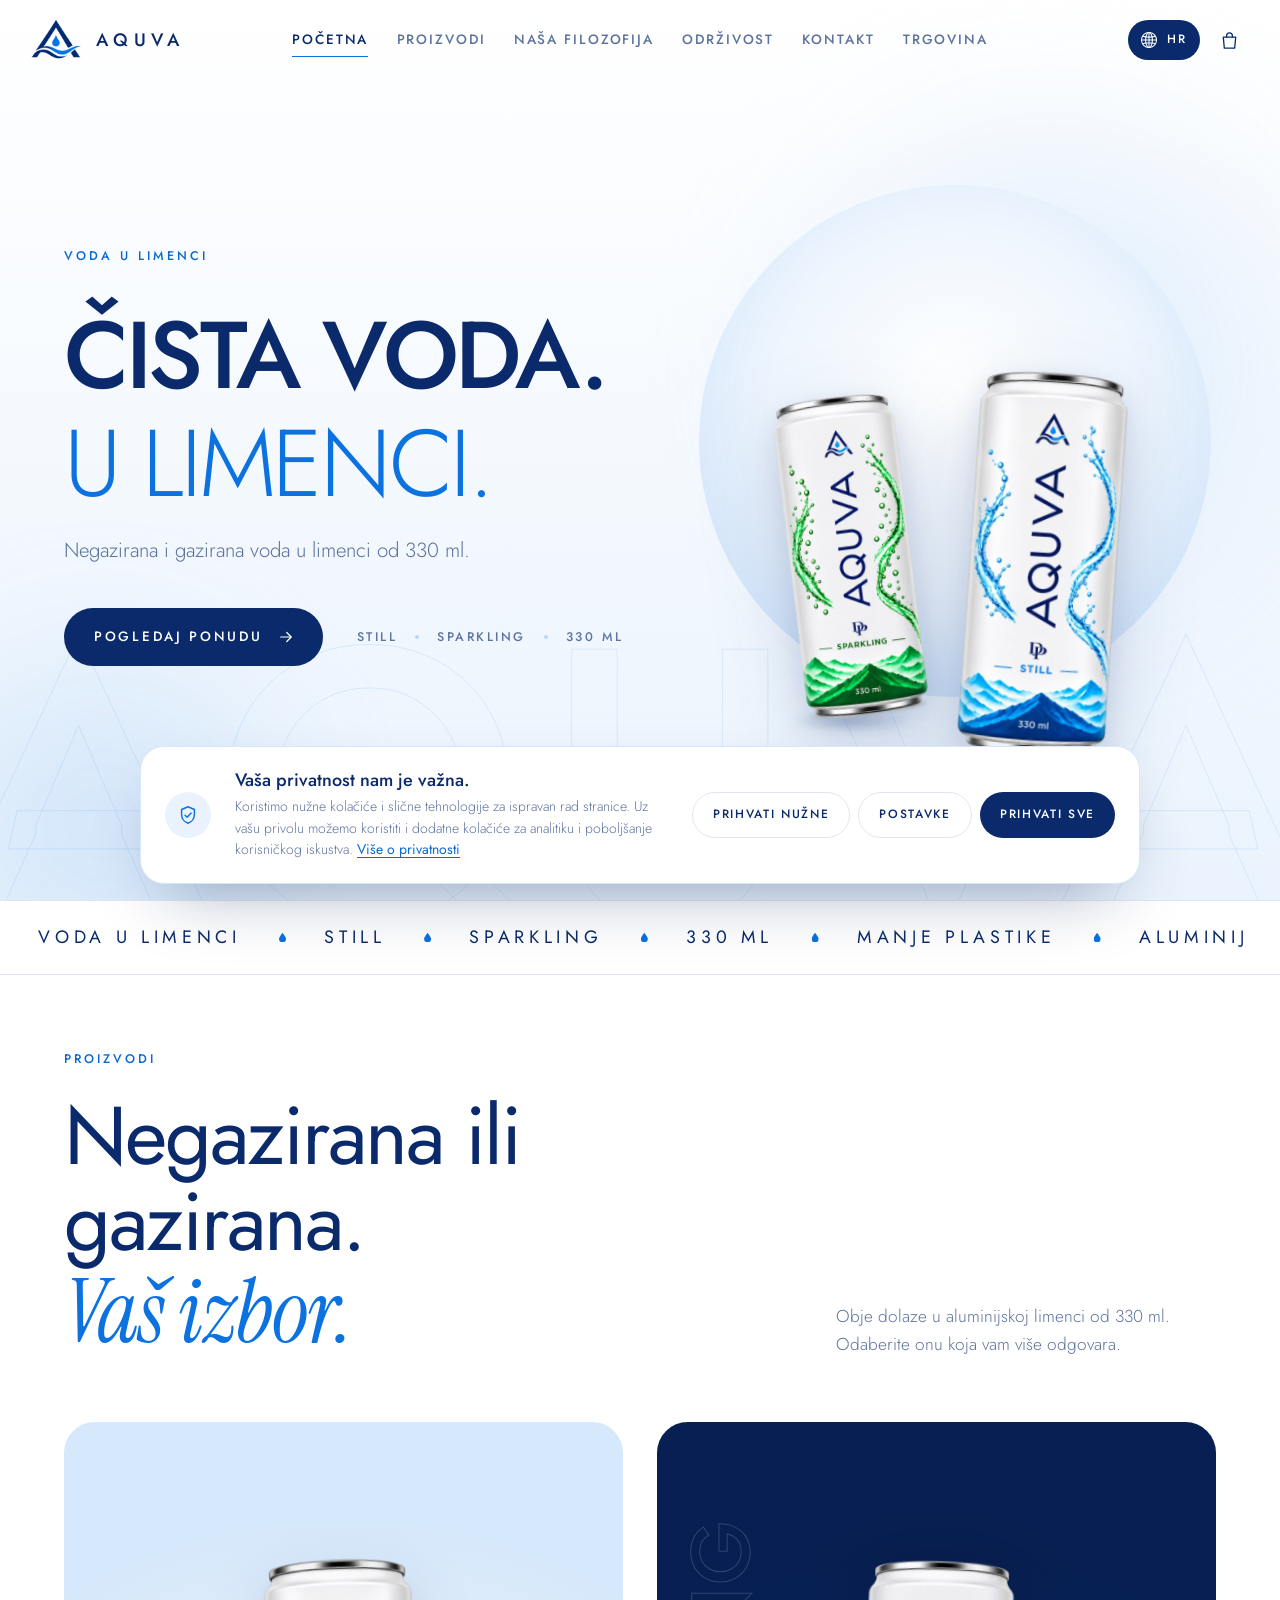
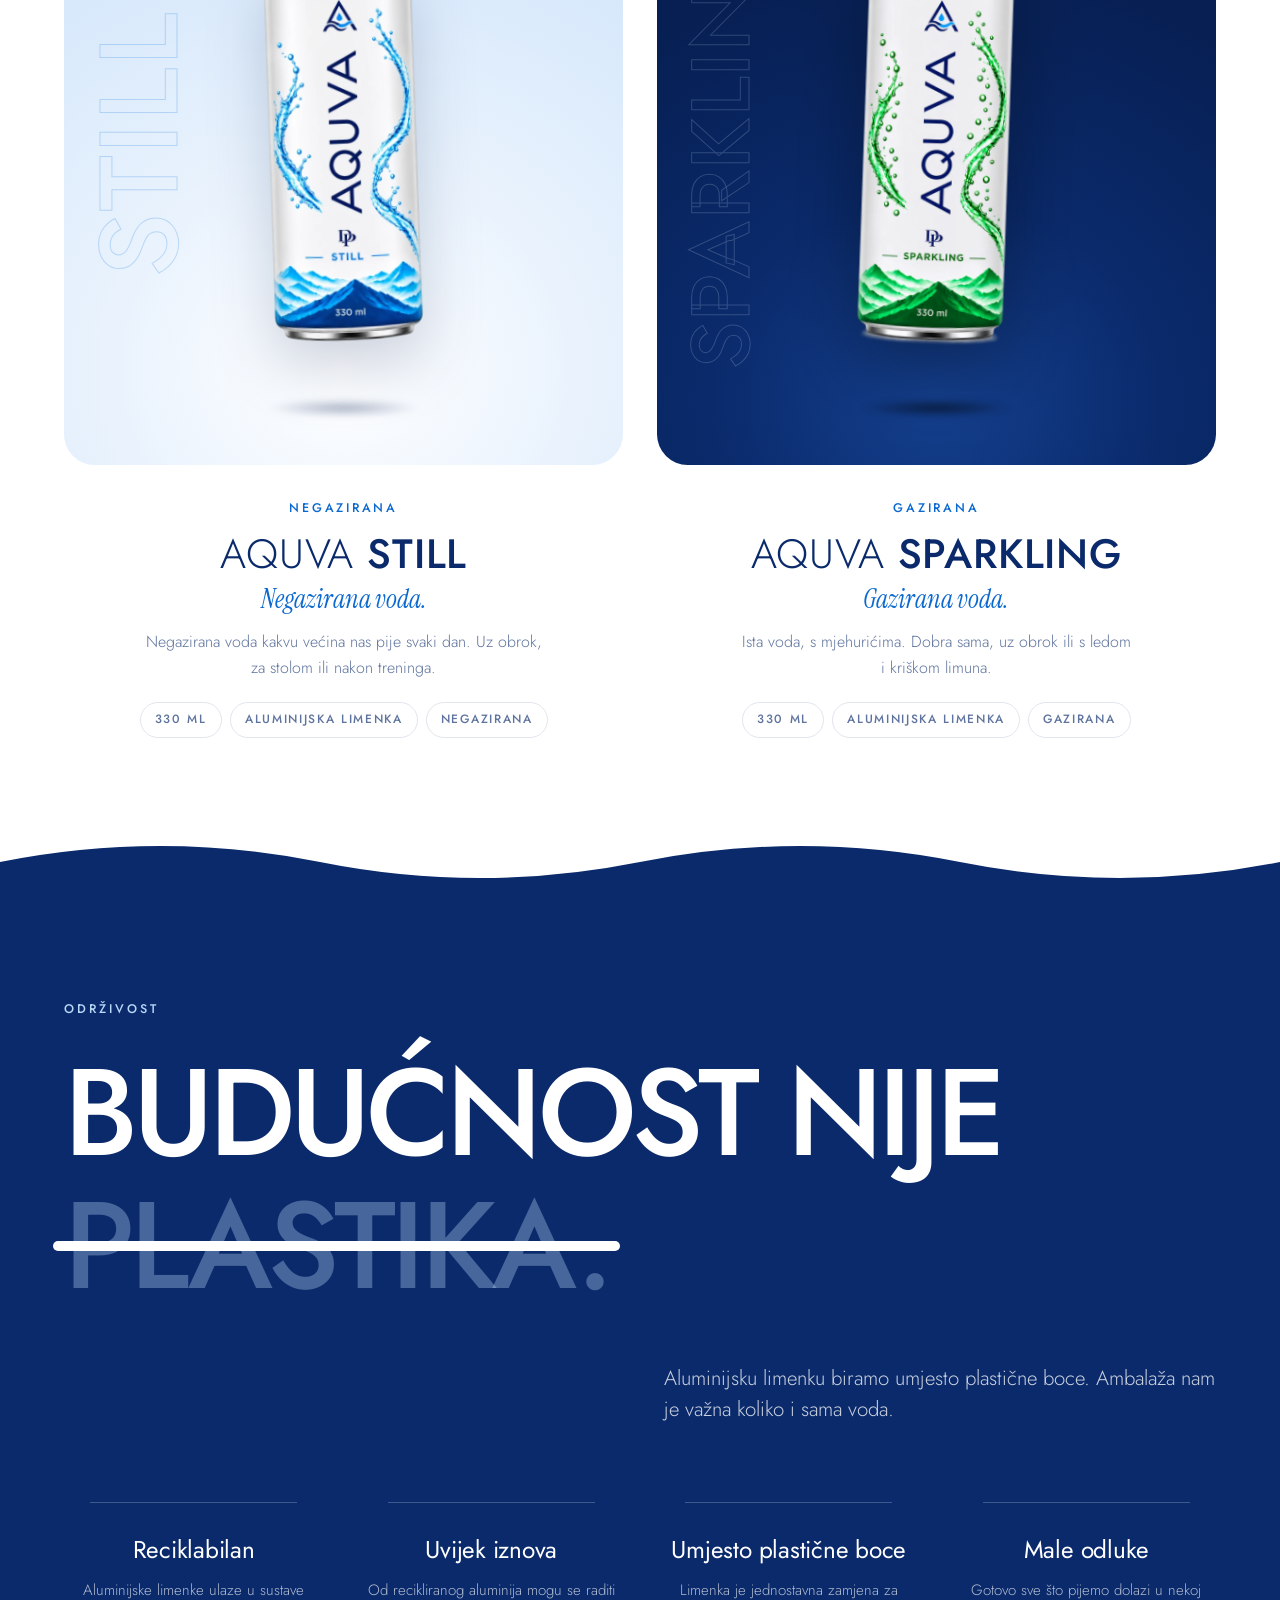
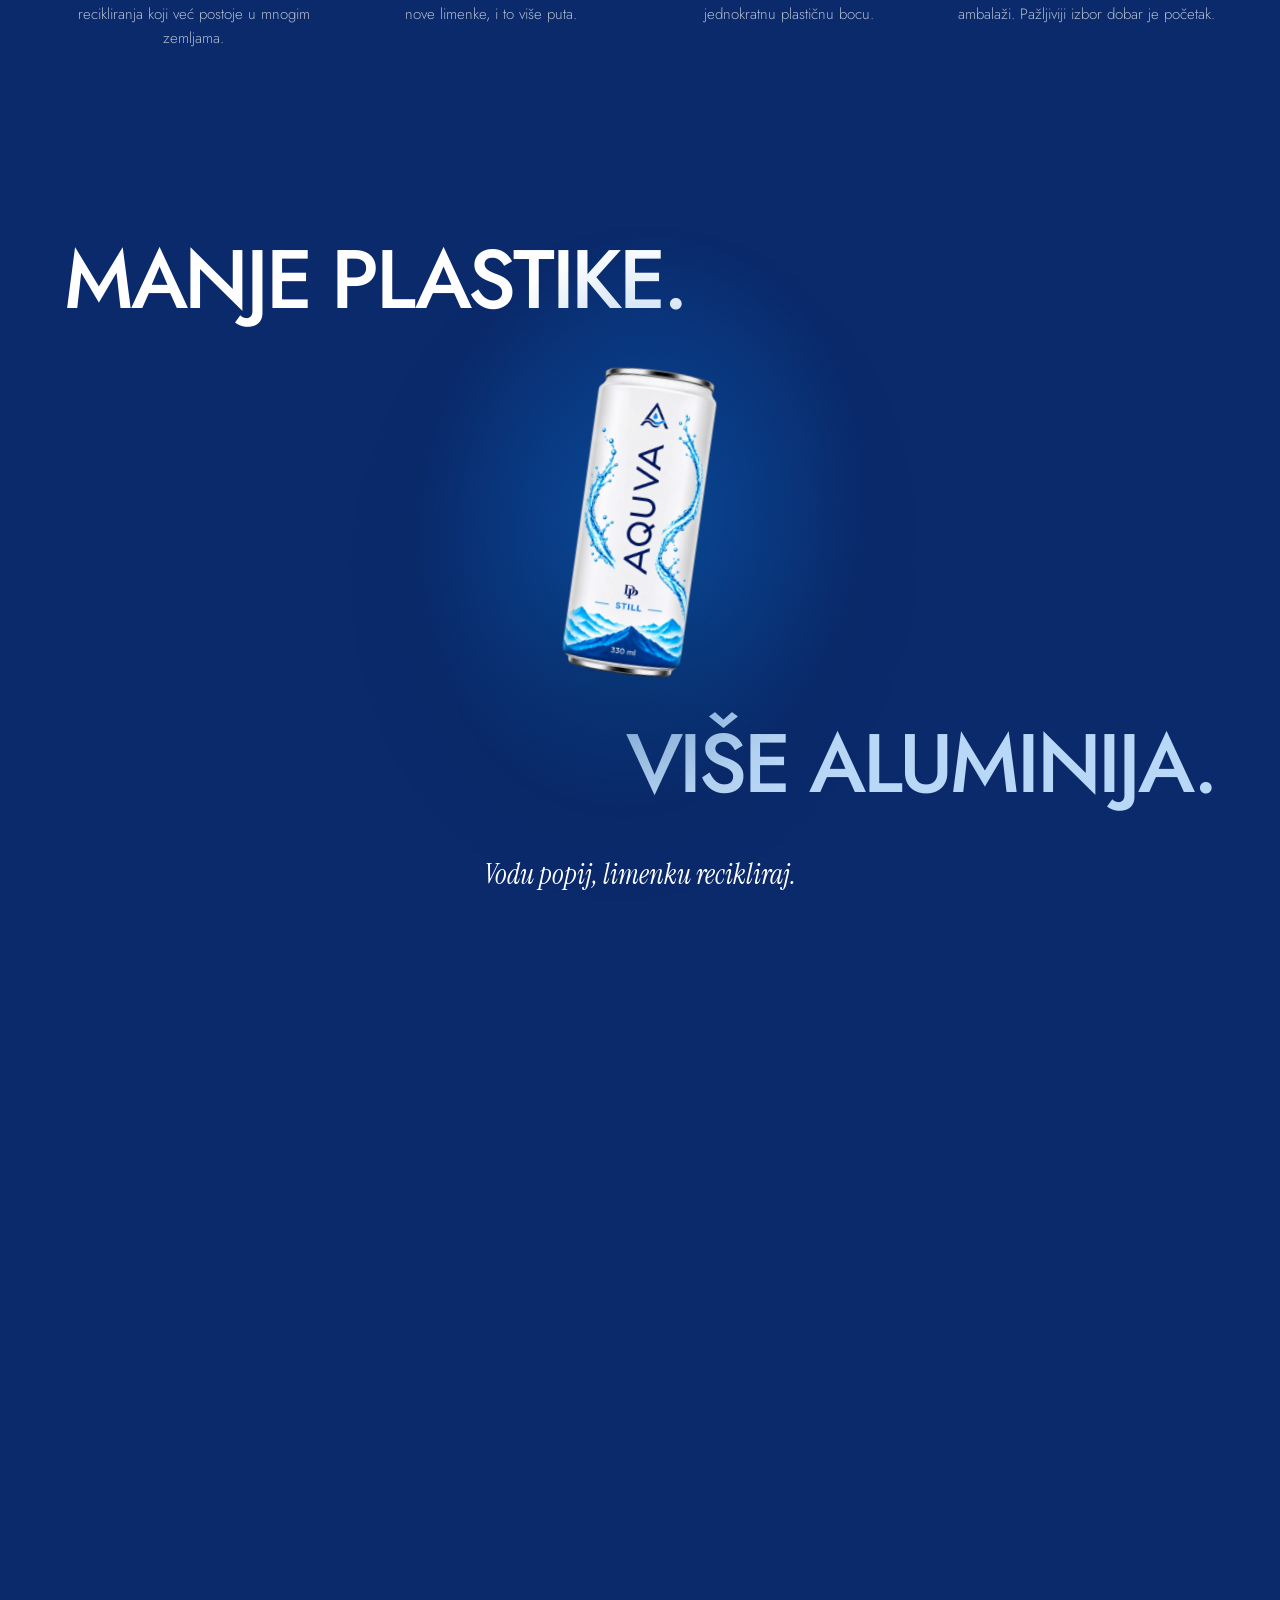
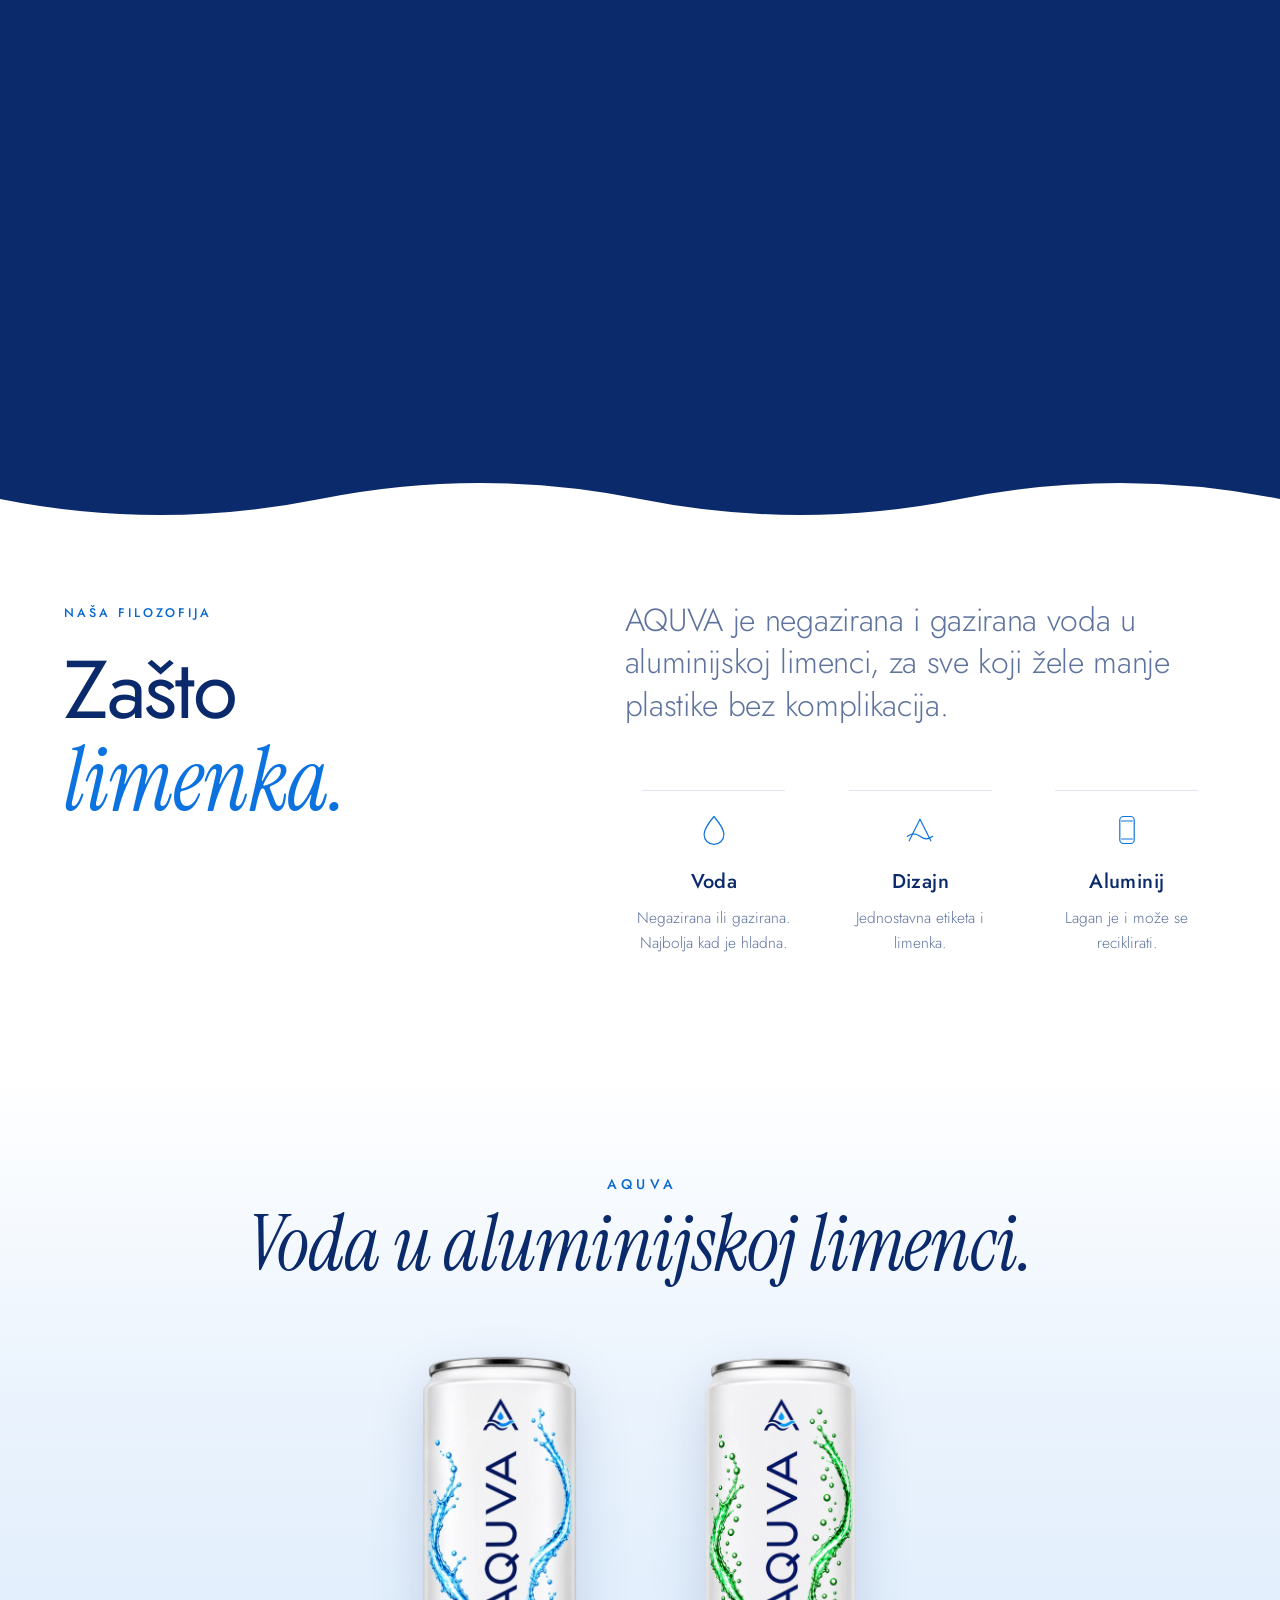
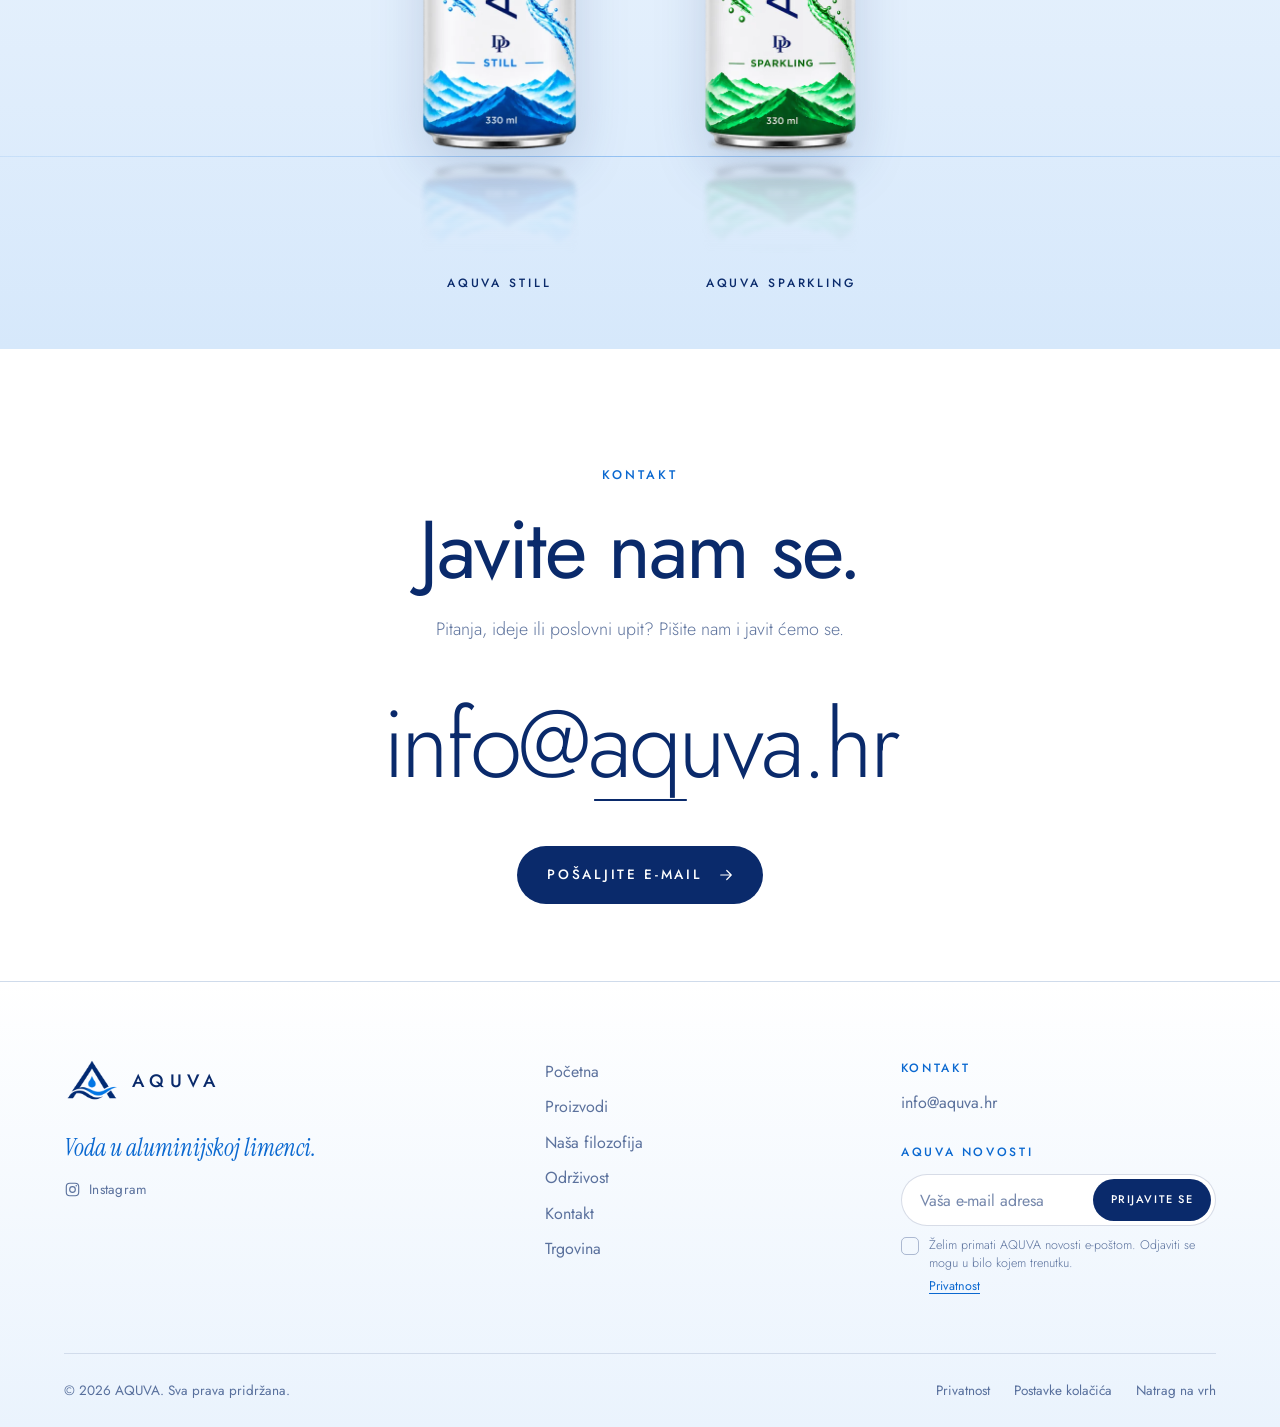
<file: index.html>
<!doctype html>
<html lang="hr" class="no-js">
<head>
  <meta charset="utf-8">
  <meta name="viewport" content="width=device-width, initial-scale=1, viewport-fit=cover">
  <title>AQUVA D.P. d.o.o. | Voda u aluminijskoj limenci</title>
  <meta name="description" content="AQUVA negazirana i gazirana voda u aluminijskoj limenci od 330 ml. Upoznajte proizvode, zašto smo odabrali aluminij i AQUVA trgovinu.">
  <!-- GitHub Pages TEST site: never indexed. Production (aquva-hosting, www.aquva.hr) uses "index, follow". -->
  <meta name="robots" content="noindex, nofollow">
  <meta name="author" content="AQUVA D.P. d.o.o.">
  <meta name="application-name" content="AQUVA">
  <meta name="apple-mobile-web-app-title" content="AQUVA">
  <meta name="theme-color" content="#FFFFFF">
  <!-- Google Search Console: paste the verification tag from Search Console here, e.g.
       <meta name="google-site-verification" content="..."> (do not invent a value). -->

  <meta property="og:type" content="website">
  <meta property="og:site_name" content="AQUVA D.P. d.o.o.">
  <meta property="og:url" content="https://www.aquva.hr/">
  <meta property="og:title" content="AQUVA D.P. d.o.o. | Voda u aluminijskoj limenci">
  <meta property="og:description" content="AQUVA negazirana i gazirana voda u aluminijskoj limenci od 330 ml. Upoznajte proizvode, zašto smo odabrali aluminij i AQUVA trgovinu.">
  <meta property="og:image" content="https://www.aquva.hr/assets/img/og-image.jpg">
  <meta property="og:image:width" content="1200">
  <meta property="og:image:height" content="630">
  <meta property="og:image:alt" content="AQUVA Still i AQUVA Sparkling u aluminijskim limenkama od 330 ml">
  <meta name="twitter:image" content="https://www.aquva.hr/assets/img/og-image.jpg">
  <meta property="og:locale" content="hr_HR">
  <meta property="og:locale:alternate" content="en_GB">
  <meta property="og:locale:alternate" content="it_IT">
  <meta property="og:locale:alternate" content="de_DE">
  <meta name="twitter:card" content="summary_large_image">
  <meta name="twitter:title" content="AQUVA D.P. d.o.o. | Voda u aluminijskoj limenci">
  <meta name="twitter:description" content="AQUVA negazirana i gazirana voda u aluminijskoj limenci od 330 ml. Upoznajte proizvode, zašto smo odabrali aluminij i AQUVA trgovinu.">

  <link rel="canonical" href="https://www.aquva.hr/">
  <link rel="alternate" hreflang="hr" href="https://www.aquva.hr/">
  <link rel="alternate" hreflang="en" href="https://www.aquva.hr/?lang=en">
  <link rel="alternate" hreflang="it" href="https://www.aquva.hr/?lang=it">
  <link rel="alternate" hreflang="de" href="https://www.aquva.hr/?lang=de">
  <link rel="alternate" hreflang="x-default" href="https://www.aquva.hr/">

  <link rel="icon" type="image/png" sizes="16x16" href="assets/favicon/favicon-16.png">
  <link rel="icon" type="image/png" sizes="32x32" href="assets/favicon/favicon-32.png">
  <link rel="icon" type="image/png" sizes="48x48" href="assets/favicon/favicon-48.png">
  <link rel="icon" type="image/png" sizes="192x192" href="assets/favicon/favicon-192.png">
  <link rel="icon" type="image/png" sizes="512x512" href="assets/favicon/favicon-512.png">
  <link rel="apple-touch-icon" sizes="180x180" href="assets/favicon/apple-touch-icon.png">
  <link rel="manifest" href="site.webmanifest">

  <link rel="preload" href="assets/fonts/jost-latin.woff2" as="font" type="font/woff2" crossorigin>
  <link rel="preload" href="assets/fonts/jost-latin-ext.woff2" as="font" type="font/woff2" crossorigin>
  <!-- Preload the intro loader image exactly (no imagesrcset — avoids competing 280/420 downloads). -->
  <link rel="preload" as="image" type="image/webp" href="assets/img/can-still-420.webp">
  <link rel="stylesheet" href="css/main.css?v=20261117b">
  <!-- Instrument Serif is below-the-fold only; load after first paint (font-face only, no layout FOUC). -->
  <link rel="stylesheet" href="css/fonts-serif.css?v=20261117b" media="print" onload="this.media='all'">
  <noscript><link rel="stylesheet" href="css/fonts-serif.css?v=20261117b"></noscript>

  <script>
    /* Runs before first paint: enables JS styles, decides whether the intro plays,
       picks the language (URL > manual choice > earlier auto-detection > browser language;
       crawlers always get the Croatian default) and writes a self-referencing canonical. */
    (function () {
      var d = document.documentElement, c = ['js'], ok = /^(hr|en|it|de)$/;
      var reduce = window.matchMedia && matchMedia('(prefers-reduced-motion: reduce)').matches;
      var seen = false, lang = null, src = 'default', urlLang = null;
      // UA bots only (not navigator.webdriver): Lighthouse mobile emulates a normal phone UA and
      // must still run the intro like a first visit, otherwise LCP shifts to the heavier hero can.
      var bot = /bot|crawl|spider|slurp|lighthouse|preview|facebookexternalhit|embedly|whatsapp|telegram|headless/i.test(navigator.userAgent);
      try { seen = sessionStorage.getItem('aquva-intro') === '1'; } catch (e) {}
      try { urlLang = new URLSearchParams(location.search).get('lang'); } catch (e) {}
      if (ok.test(urlLang)) { lang = urlLang; src = 'url'; } else { urlLang = null; }
      if (!lang) { try { var m = localStorage.getItem('aquva-lang'); if (ok.test(m)) { lang = m; src = 'manual'; } } catch (e) {} }
      if (!lang) { try { var a = localStorage.getItem('aquva-lang-auto'); if (ok.test(a)) { lang = a; src = 'auto'; } } catch (e) {} }
      if (!lang && !bot) {
        var list = navigator.languages || [navigator.language || ''];
        for (var i = 0; i < list.length && !lang; i++) { var k = String(list[i]).slice(0, 2).toLowerCase(); if (ok.test(k)) lang = k; }
        lang = lang || 'en'; src = 'browser'; c.push('geo-check');
      }
      lang = lang || 'hr';
      c.push(seen || reduce ? 'intro-seen' : 'intro-playing');
      if (src === 'browser' && (seen || reduce)) c.push('geo-pending'); // the intro loader covers the check otherwise
      if (lang !== 'hr') { c.push('i18n-pending'); d.lang = lang; }
      d.className = c.join(' ');
      window.AQUVA_BOOT = { lang: lang, source: src, urlLang: urlLang };
      // Only the production host may be indexed; test/preview hosts (e.g. www.aquva-test.com) are noindex
      if (location.hostname !== 'www.aquva.hr') { var rb = document.querySelector('meta[name="robots"]'); if (rb) rb.setAttribute('content', 'noindex, nofollow'); }
      // Self-referencing canonical: update the static tag (exactly one canonical), create it only if missing
      var l = document.querySelector('link[rel="canonical"]');
      if (!l) { l = document.createElement('link'); l.rel = 'canonical'; document.head.appendChild(l); }
      l.href = 'https://www.aquva.hr' + location.pathname.replace(/index\.html$/, '') + (urlLang && urlLang !== 'hr' ? '?lang=' + urlLang : '');
    })();
  </script>
  <script src="js/i18n.js?v=20261117b" defer></script>
  <script src="js/shop-data.js?v=20261117b" defer></script>
  <script src="js/main.js?v=20261117b" defer></script>
  <script src="js/cart.js?v=20261117b" defer></script>
  <script src="js/consent.js?v=20261117b" defer></script>
  <script src="js/newsletter-config.js?v=20261117b" defer></script>
  <script src="js/newsletter.js?v=20261117b" defer></script>
  <!-- Optional tools (analytics/marketing) must be added as
       <script type="text/plain" data-consent="analytics" data-src="https://..."></script>
       so js/consent.js only activates them after the visitor consents. None are configured. -->

  <script type="application/ld+json">
  {
    "@context": "https://schema.org",
    "@graph": [
      {
        "@type": "Organization",
        "@id": "https://www.aquva.hr/#organization",
        "name": "AQUVA",
        "legalName": "AQUVA D.P. d.o.o.",
        "url": "https://www.aquva.hr/",
        "logo": "https://www.aquva.hr/assets/favicon/favicon-512.png",
        "image": "https://www.aquva.hr/assets/img/og-image.jpg",
        "email": "info@aquva.hr",
        "contactPoint": { "@type": "ContactPoint", "contactType": "customer service", "email": "info@aquva.hr", "availableLanguage": ["hr", "en", "it", "de"] },
        "slogan": "Water in an aluminium can."
      },
      {
        "@type": "WebSite",
        "@id": "https://www.aquva.hr/#website",
        "name": "AQUVA",
        "alternateName": "AQUVA D.P. d.o.o.",
        "url": "https://www.aquva.hr/",
        "publisher": { "@id": "https://www.aquva.hr/#organization" },
        "inLanguage": ["hr", "en", "it", "de"]
      },
      {
        "@type": "WebPage",
        "@id": "https://www.aquva.hr/#webpage",
        "url": "https://www.aquva.hr/",
        "name": "AQUVA D.P. d.o.o. | Voda u aluminijskoj limenci",
        "description": "AQUVA negazirana i gazirana voda u aluminijskoj limenci od 330 ml.",
        "isPartOf": { "@id": "https://www.aquva.hr/#website" },
        "about": { "@id": "https://www.aquva.hr/#organization" },
        "inLanguage": "hr"
      }
    ]
  }
  </script>
</head>
<body>

  <!-- ============ SIGNATURE LOADER: a drop falls from the can ============ -->
  <div class="loader" id="loader" aria-hidden="true">
    <div class="loader__surface"></div>
    <div class="loader__pour"><img src="assets/img/can-still-420.webp" alt="" width="420" height="840" fetchpriority="high" decoding="async"></div>
    <svg class="loader__drop" viewBox="0 0 20 28" aria-hidden="true">
      <defs>
        <radialGradient id="dropGrad" cx="38%" cy="62%" r="70%">
          <stop offset="0" stop-color="#7DBBF5"/>
          <stop offset=".55" stop-color="#0B72E0"/>
          <stop offset="1" stop-color="#0A2A6B"/>
        </radialGradient>
      </defs>
      <path d="M10 0C10 0 0 12.6 0 18a10 10 0 0 0 20 0C20 12.6 10 0 10 0Z" fill="url(#dropGrad)"/>
      <ellipse cx="6.6" cy="17" rx="1.6" ry="3" fill="#fff" opacity=".55"/>
    </svg>
    <span class="loader__ripple" style="--i:0"></span>
    <span class="loader__ripple" style="--i:1"></span>
    <span class="loader__ripple" style="--i:2"></span>
    <div class="loader__splash">
      <i style="--x:-34px;--y:-38px"></i><i style="--x:-16px;--y:-56px"></i><i style="--x:4px;--y:-64px"></i>
      <i style="--x:20px;--y:-50px"></i><i style="--x:36px;--y:-30px"></i>
    </div>
    <div class="loader__brand">
      <img src="assets/img/aquva-mark-320.webp" alt="" width="320" height="256">
      <span class="wordmark">AQUVA</span>
    </div>
  </div>

  <a class="skip-link" href="#main" data-i18n="a11y.skip">Preskoči na sadržaj</a>

  <!-- ============ HEADER ============ -->
  <header class="header" id="header">
    <div class="header__inner">
      <a class="brand" href="#home" aria-label="AQUVA">
        <img class="brand__mark" src="assets/img/aquva-mark-320.webp" alt="" width="320" height="256">
        <span class="wordmark">AQUVA</span>
      </a>

      <nav class="nav" aria-label="Glavna navigacija" data-i18n-attr="aria-label:a11y.navMain">
        <a class="nav__link" href="#home" data-i18n="nav.home">Početna</a>
        <a class="nav__link" href="#products" data-i18n="nav.products">Proizvodi</a>
        <a class="nav__link" href="#philosophy" data-i18n="nav.philosophy">Naša filozofija</a>
        <a class="nav__link" href="#sustainability" data-i18n="nav.sustainability">Održivost</a>
        <a class="nav__link" href="#contact" data-i18n="nav.contact">Kontakt</a>
        <a class="nav__link nav__link--shop" href="shop/" data-i18n="nav.shop">Trgovina</a>
      </nav>

      <div class="header__actions">
        <!-- Globe language selector -->
        <div class="globe" data-globe>
          <button class="globe__btn" type="button" aria-expanded="false" aria-controls="lang-menu" aria-label="Jezik: Hrvatski">
            <svg class="globe__icon" viewBox="0 0 24 24" aria-hidden="true" focusable="false">
              <circle cx="12" cy="12" r="9"/><ellipse cx="12" cy="12" rx="4.1" ry="9"/><path d="M12 3v18M3 12h18M4.3 7.6c4.9 1.3 10.5 1.3 15.4 0M4.3 16.4c4.9-1.3 10.5-1.3 15.4 0"/>
            </svg>
            <span class="globe__code" aria-hidden="true">HR</span>
          </button>
          <div class="globe__menu" id="lang-menu">
            <p class="globe__title" data-i18n="a11y.language">Jezik</p>
            <ul class="globe__list">
              <li><button type="button" class="globe__opt" data-lang="hr" lang="hr" aria-pressed="true"><span class="globe__opt-code">HR</span><span class="globe__opt-name">Hrvatski</span><svg class="globe__tick" viewBox="0 0 24 24" aria-hidden="true"><path d="M5 12.5l4.5 4.5L19 7.5"/></svg></button></li>
              <li><button type="button" class="globe__opt" data-lang="en" lang="en" aria-pressed="false"><span class="globe__opt-code">EN</span><span class="globe__opt-name">English</span><svg class="globe__tick" viewBox="0 0 24 24" aria-hidden="true"><path d="M5 12.5l4.5 4.5L19 7.5"/></svg></button></li>
              <li><button type="button" class="globe__opt" data-lang="it" lang="it" aria-pressed="false"><span class="globe__opt-code">IT</span><span class="globe__opt-name">Italiano</span><svg class="globe__tick" viewBox="0 0 24 24" aria-hidden="true"><path d="M5 12.5l4.5 4.5L19 7.5"/></svg></button></li>
              <li><button type="button" class="globe__opt" data-lang="de" lang="de" aria-pressed="false"><span class="globe__opt-code">DE</span><span class="globe__opt-name">Deutsch</span><svg class="globe__tick" viewBox="0 0 24 24" aria-hidden="true"><path d="M5 12.5l4.5 4.5L19 7.5"/></svg></button></li>
            </ul>
          </div>
        </div>
        <!-- Cart -->
        <button class="cart-btn" type="button" data-cart-open aria-controls="cart" aria-label="Košarica">
          <svg viewBox="0 0 24 24" aria-hidden="true" focusable="false"><path d="M5.5 8.5h13l-1.1 11.5H6.6z"/><path d="M9 8.5V7a3 3 0 0 1 6 0v1.5"/></svg>
          <span class="cart-btn__count" data-cart-count hidden>0</span>
        </button>
      </div>

      <button class="burger" id="burger" type="button" aria-expanded="false" aria-controls="menu"
              aria-label="Otvori izbornik" data-i18n-attr="aria-label:a11y.menuOpen">
        <span></span><span></span>
      </button>
    </div>
  </header>

  <!-- ============ MOBILE MENU ============ -->
  <div class="menu" id="menu" hidden>
    <nav class="menu__nav" aria-label="Glavna navigacija" data-i18n-attr="aria-label:a11y.navMain">
      <a class="menu__link" href="#home" style="--i:0"><span data-i18n="nav.home">Početna</span></a>
      <a class="menu__link" href="#products" style="--i:1"><span data-i18n="nav.products">Proizvodi</span></a>
      <a class="menu__link" href="#philosophy" style="--i:2"><span data-i18n="nav.philosophy">Naša filozofija</span></a>
      <a class="menu__link" href="#sustainability" style="--i:3"><span data-i18n="nav.sustainability">Održivost</span></a>
      <a class="menu__link" href="#contact" style="--i:4"><span data-i18n="nav.contact">Kontakt</span></a>
      <a class="menu__link" href="shop/" style="--i:5"><span data-i18n="nav.shop">Trgovina</span></a>
    </nav>
    <div class="menu__foot">
      <a class="menu__mail" href="mailto:info@aquva.hr">info@aquva.hr</a>
    </div>
  </div>

  <main id="main" tabindex="-1">

    <!-- ============ HERO ============ -->
    <section class="hero" id="home" aria-labelledby="hero-title">
      <div class="hero__bg" aria-hidden="true">
        <div class="hero__glow hero__glow--a"></div>
        <div class="hero__glow hero__glow--b"></div>
        <div class="hero__word" data-parallax="0.25">AQUVA</div>
      </div>

      <div class="hero__inner container">
        <div class="hero__copy">
          <p class="eyebrow hero__eyebrow" data-hero="0" data-i18n="hero.eyebrow">Voda u limenci</p>
          <h1 class="hero__title" id="hero-title">
            <span class="line"><span class="line__in" data-hero="1" data-i18n="hero.title1">Čista voda.</span></span>
            <span class="line"><span class="line__in hero__title-accent" data-hero="2" data-i18n="hero.title2">U limenci.</span></span>
          </h1>
          <p class="hero__sub" data-hero="3" data-i18n="hero.sub">Negazirana i gazirana voda u limenci od 330 ml.</p>
          <div class="hero__actions" data-hero="4">
            <a class="btn btn--primary" href="#products">
              <span data-i18n="hero.cta">Pogledaj ponudu</span>
              <svg class="btn__icon" viewBox="0 0 24 24" aria-hidden="true"><path d="M5 12h14M13 6l6 6-6 6"/></svg>
            </a>
            <ul class="hero__meta">
              <li>Still</li><li>Sparkling</li><li>330 ml</li>
            </ul>
          </div>
        </div>

        <div class="hero__visual" data-hero="5">
          <div class="hero__halo" aria-hidden="true"><span></span><span></span><span></span></div>
          <div class="bubbles bubbles--hero" data-bubbles="14" aria-hidden="true"></div>
          <div class="hero__can hero__can--back" data-depth="14">
            <div class="hero__can-float" style="--float-d:-2.5s">
              <img src="assets/img/can-sparkling-760.webp"
                   srcset="assets/img/can-sparkling-280.webp 280w, assets/img/can-sparkling-420.webp 420w, assets/img/can-sparkling-760.webp 760w"
                   sizes="(max-width: 760px) 30vw, 300px" width="760" height="1520"
                   alt="AQUVA Sparkling, gazirana voda u aluminijskoj limenci od 330 ml"
                   data-i18n-attr="alt:alt.sparkling" decoding="async">
            </div>
          </div>
          <div class="hero__can hero__can--front" data-depth="26">
            <div class="hero__can-float">
              <img src="assets/img/can-still-760.webp"
                   srcset="assets/img/can-still-280.webp 280w, assets/img/can-still-420.webp 420w, assets/img/can-still-760.webp 760w"
                   sizes="(max-width: 760px) 36vw, 340px" width="760" height="1520"
                   alt="AQUVA Still, negazirana voda u aluminijskoj limenci od 330 ml"
                   data-i18n-attr="alt:alt.still" fetchpriority="high" decoding="async">
            </div>
          </div>
        </div>
      </div>

      <a class="scroll-cue" href="#products" data-hero="6">
        <span data-i18n="hero.scroll">Dalje</span>
        <span class="scroll-cue__line" aria-hidden="true"></span>
      </a>
    </section>

    <!-- ============ MARQUEE ============ -->
    <div class="marquee" aria-hidden="true">
      <div class="marquee__track">
        <div class="marquee__group">
          <span data-i18n="marquee.1">Voda u limenci</span><i></i>
          <span>Still</span><i></i>
          <span>Sparkling</span><i></i>
          <span>330 ml</span><i></i>
          <span data-i18n="marquee.2">Manje plastike</span><i></i>
          <span data-i18n="marquee.3">Aluminij</span><i></i>
        </div>
        <div class="marquee__group">
          <span data-i18n="marquee.1">Voda u limenci</span><i></i>
          <span>Still</span><i></i>
          <span>Sparkling</span><i></i>
          <span>330 ml</span><i></i>
          <span data-i18n="marquee.2">Manje plastike</span><i></i>
          <span data-i18n="marquee.3">Aluminij</span><i></i>
        </div>
      </div>
    </div>

    <!-- ============ PRODUCTS ============ -->
    <section class="section products" id="products" aria-labelledby="products-title">
      <div class="container">
        <header class="section-head">
          <div>
            <p class="eyebrow" data-reveal><span data-i18n="products.eyebrow">Proizvodi</span></p>
            <h2 class="title" id="products-title" data-reveal style="--d:.08s">
              <span data-i18n="products.title1">Negazirana ili gazirana.</span>
              <span class="serif" data-i18n="products.title2">Vaš izbor.</span>
            </h2>
          </div>
          <p class="section-head__lead" data-reveal style="--d:.16s" data-i18n="products.lead">Obje dolaze u aluminijskoj limenci od 330 ml. Odaberite onu koja vam više odgovara.</p>
        </header>

        <div class="product-grid">
          <!-- data-viewer-slot: reserved mount point for the future interactive 360° can viewer -->
          <article class="product product--still" data-reveal data-tilt aria-labelledby="still-name">
            <div class="product__stage" data-viewer-slot="still">
              <span class="product__word" aria-hidden="true">STILL</span>
              <div class="product__rings" aria-hidden="true"><span></span><span></span><span></span></div>
              <img class="product__can" src="assets/img/can-still-760.webp"
                   srcset="assets/img/can-still-280.webp 280w, assets/img/can-still-420.webp 420w, assets/img/can-still-760.webp 760w"
                   sizes="(max-width: 860px) 38vw, 260px" width="760" height="1520" loading="lazy" decoding="async"
                   alt="AQUVA Still, negazirana voda u aluminijskoj limenci od 330 ml" data-i18n-attr="alt:alt.still">
              <span class="product__shadow" aria-hidden="true"></span>
            </div>
            <div class="product__info">
              <p class="product__index"><span data-i18n="still.type">Negazirana</span></p>
              <h3 class="product__name" id="still-name">AQUVA <strong>STILL</strong></h3>
              <p class="product__tagline" data-i18n="still.tagline">Negazirana voda.</p>
              <p class="product__desc" data-i18n="still.desc">Negazirana voda kakvu većina nas pije svaki dan. Uz obrok, za stolom ili nakon treninga.</p>
              <ul class="tags">
                <li>330 ml</li>
                <li data-i18n="tags.can">Aluminijska limenka</li>
                <li data-i18n="still.type">Negazirana</li>
              </ul>
            </div>
          </article>

          <article class="product product--sparkling" data-reveal data-tilt style="--d:.12s" aria-labelledby="sparkling-name">
            <div class="product__stage" data-viewer-slot="sparkling">
              <span class="product__word" aria-hidden="true">SPARKLING</span>
              <div class="bubbles bubbles--card" data-bubbles="22" aria-hidden="true"></div>
              <img class="product__can" src="assets/img/can-sparkling-760.webp"
                   srcset="assets/img/can-sparkling-280.webp 280w, assets/img/can-sparkling-420.webp 420w, assets/img/can-sparkling-760.webp 760w"
                   sizes="(max-width: 860px) 38vw, 260px" width="760" height="1520" loading="lazy" decoding="async"
                   alt="AQUVA Sparkling, gazirana voda u aluminijskoj limenci od 330 ml" data-i18n-attr="alt:alt.sparkling">
              <span class="product__shadow" aria-hidden="true"></span>
            </div>
            <div class="product__info">
              <p class="product__index"><span data-i18n="sparkling.type">Gazirana</span></p>
              <h3 class="product__name" id="sparkling-name">AQUVA <strong>SPARKLING</strong></h3>
              <p class="product__tagline" data-i18n="sparkling.tagline">Gazirana voda.</p>
              <p class="product__desc" data-i18n="sparkling.desc">Ista voda, s mjehurićima. Dobra sama, uz obrok ili s ledom i kriškom limuna.</p>
              <ul class="tags">
                <li>330 ml</li>
                <li data-i18n="tags.can">Aluminijska limenka</li>
                <li data-i18n="sparkling.type">Gazirana</li>
              </ul>
            </div>
          </article>
        </div>
      </div>
    </section>

    <!-- ============ SUSTAINABILITY — SAY NO TO PLASTIC ============ -->
    <section class="sustain" id="sustainability" aria-labelledby="sustain-title">
      <div class="wave wave--top" aria-hidden="true">
        <svg viewBox="0 0 2880 80" preserveAspectRatio="none" focusable="false"><path d="M0 40Q180 0 360 40T720 40T1080 40T1440 40T1800 40T2160 40T2520 40T2880 40V80H0Z"/></svg>
      </div>

      <div class="container sustain__intro">
        <p class="eyebrow eyebrow--light" data-reveal><span data-i18n="sustain.eyebrow">Održivost</span></p>
        <h2 class="sustain__title" id="sustain-title" data-reveal style="--d:.08s">
          <span class="sustain__title-a" data-i18n="sustain.title1">Budućnost nije</span>
          <span class="strike"><span data-i18n="sustain.title2">plastika.</span></span>
        </h2>
        <p class="sustain__lead" data-reveal style="--d:.2s" data-i18n="sustain.lead">Aluminijsku limenku biramo umjesto plastične boce. Ambalaža nam je važna koliko i sama voda.</p>
      </div>

      <div class="container">
        <ol class="points">
          <li class="point" data-reveal>
            <h3 class="point__title" data-i18n="sustain.p1t">Reciklabilan</h3>
            <p class="point__text" data-i18n="sustain.p1">Aluminijske limenke ulaze u sustave recikliranja koji već postoje u mnogim zemljama.</p>
          </li>
          <li class="point" data-reveal style="--d:.1s">
            <h3 class="point__title" data-i18n="sustain.p2t">Uvijek iznova</h3>
            <p class="point__text" data-i18n="sustain.p2">Od recikliranog aluminija mogu se raditi nove limenke, i to više puta.</p>
          </li>
          <li class="point" data-reveal style="--d:.2s">
            <h3 class="point__title" data-i18n="sustain.p3t">Umjesto plastične boce</h3>
            <p class="point__text" data-i18n="sustain.p3">Limenka je jednostavna zamjena za jednokratnu plastičnu bocu.</p>
          </li>
          <li class="point" data-reveal style="--d:.3s">
            <h3 class="point__title" data-i18n="sustain.p4t">Male odluke</h3>
            <p class="point__text" data-i18n="sustain.p4">Gotovo sve što pijemo dolazi u nekoj ambalaži. Pažljiviji izbor dobar je početak.</p>
          </li>
        </ol>
      </div>

      <!-- Scroll-driven scene -->
      <div class="pin" id="pin">
        <div class="pin__sticky">
          <div class="bubbles bubbles--pin" data-bubbles="18" aria-hidden="true"></div>
          <p class="pin__word pin__word--a" data-i18n="sustain.less">Manje plastike.</p>
          <div class="pin__can">
            <img src="assets/img/can-still-760.webp"
                 srcset="assets/img/can-still-280.webp 280w, assets/img/can-still-420.webp 420w, assets/img/can-still-760.webp 760w"
                 sizes="(max-width: 760px) 40vw, 280px" width="760" height="1520" loading="lazy" decoding="async"
                 alt="AQUVA Still, negazirana voda u aluminijskoj limenci od 330 ml" data-i18n-attr="alt:alt.still">
          </div>
          <p class="pin__word pin__word--b" data-i18n="sustain.more">Više aluminija.</p>
          <p class="pin__note" data-i18n="sustain.note">Vodu popij, limenku recikliraj.</p>
        </div>
      </div>

      <div class="wave wave--bottom" aria-hidden="true">
        <svg viewBox="0 0 2880 80" preserveAspectRatio="none" focusable="false"><path d="M0 40Q180 0 360 40T720 40T1080 40T1440 40T1800 40T2160 40T2520 40T2880 40V80H0Z"/></svg>
      </div>
    </section>

    <!-- ============ PHILOSOPHY ============ -->
    <section class="section philosophy" id="philosophy" aria-labelledby="philosophy-title">
      <div class="container philosophy__grid">
        <div class="philosophy__head">
          <p class="eyebrow" data-reveal><span data-i18n="phil.eyebrow">Naša filozofija</span></p>
          <h2 class="title" id="philosophy-title" data-reveal style="--d:.08s">
            <span data-i18n="phil.title1">Zašto</span>
            <span class="serif" data-i18n="phil.title2">limenka.</span>
          </h2>
        </div>
        <div class="philosophy__body">
          <p class="philosophy__text" data-words data-i18n="phil.text">AQUVA je negazirana i gazirana voda u aluminijskoj limenci, za sve koji žele manje plastike bez komplikacija.</p>
          <ul class="pillars">
            <li class="pillar" data-reveal>
              <svg viewBox="0 0 40 40" aria-hidden="true"><path d="M20 5s-11 13-11 20a11 11 0 0 0 22 0C31 18 20 5 20 5Z"/></svg>
              <h3 data-i18n="phil.p1t">Voda</h3>
              <p data-i18n="phil.p1">Negazirana ili gazirana. Najbolja kad je hladna.</p>
            </li>
            <li class="pillar" data-reveal style="--d:.1s">
              <svg viewBox="0 0 40 40" aria-hidden="true"><path d="M8 32 20 8l12 24"/><path d="M6 27c5-4 9-4 14 0s9 4 14 0"/></svg>
              <h3 data-i18n="phil.p2t">Dizajn</h3>
              <p data-i18n="phil.p2">Jednostavna etiketa i limenka.</p>
            </li>
            <li class="pillar" data-reveal style="--d:.2s">
              <svg viewBox="0 0 40 40" aria-hidden="true"><rect x="12" y="5" width="16" height="30" rx="4"/><path d="M14 10h12M14 30h12"/></svg>
              <h3 data-i18n="phil.p3t">Aluminij</h3>
              <p data-i18n="phil.p3">Lagan je i može se reciklirati.</p>
            </li>
          </ul>
        </div>
      </div>
    </section>

    <!-- ============ BRAND MOMENT ============ -->
    <section class="moment" aria-label="AQUVA Still & Sparkling">
      <div class="moment__inner container">
        <p class="moment__quote" data-reveal>
          <span class="wordmark">AQUVA</span>
          <span class="serif" data-i18n="footer.tagline">Voda u aluminijskoj limenci.</span>
        </p>
        <!-- data-viewer-slot: the future 360° experience can replace this static line-up -->
        <div class="moment__stage" data-viewer-slot="lineup">
          <figure class="moment__can" data-reveal style="--d:.1s">
            <img src="assets/img/can-still-760.webp"
                 srcset="assets/img/can-still-280.webp 280w, assets/img/can-still-420.webp 420w, assets/img/can-still-760.webp 760w"
                 sizes="(max-width: 760px) 34vw, 220px" width="760" height="1520" loading="lazy" decoding="async"
                 alt="AQUVA Still, negazirana voda u aluminijskoj limenci od 330 ml" data-i18n-attr="alt:alt.still">
            <img class="moment__reflection" src="assets/img/can-still-200.webp" width="200" height="400" loading="lazy" decoding="async" alt="">
            <figcaption>AQUVA Still</figcaption>
          </figure>
          <figure class="moment__can" data-reveal style="--d:.22s">
            <img src="assets/img/can-sparkling-760.webp"
                 srcset="assets/img/can-sparkling-280.webp 280w, assets/img/can-sparkling-420.webp 420w, assets/img/can-sparkling-760.webp 760w"
                 sizes="(max-width: 760px) 34vw, 220px" width="760" height="1520" loading="lazy" decoding="async"
                 alt="AQUVA Sparkling, gazirana voda u aluminijskoj limenci od 330 ml" data-i18n-attr="alt:alt.sparkling">
            <img class="moment__reflection" src="assets/img/can-sparkling-200.webp" width="200" height="400" loading="lazy" decoding="async" alt="">
            <figcaption>AQUVA Sparkling</figcaption>
          </figure>
        </div>
      </div>
    </section>

    <!-- ============ CONTACT ============ -->
    <section class="section contact" id="contact" aria-labelledby="contact-title">
      <div class="container contact__inner">
        <p class="eyebrow" data-reveal><span data-i18n="contact.eyebrow">Kontakt</span></p>
        <h2 class="title" id="contact-title" data-reveal style="--d:.08s">
          <span data-i18n="contact.title1">Javite nam se.</span>
        </h2>
        <p class="contact__text" data-reveal style="--d:.16s" data-i18n="contact.text">Pitanja, ideje ili poslovni upit? Pišite nam i javit ćemo se.</p>
        <a class="contact__email" href="mailto:info@aquva.hr" data-reveal style="--d:.24s">info@aquva.hr</a>
        <div class="contact__actions" data-reveal style="--d:.32s">
          <a class="btn btn--primary" href="mailto:info@aquva.hr">
            <span data-i18n="contact.write">Pošaljite e-mail</span>
            <svg class="btn__icon" viewBox="0 0 24 24" aria-hidden="true"><path d="M5 12h14M13 6l6 6-6 6"/></svg>
          </a>
        </div>
      </div>
    </section>
  </main>

  <!-- ============ FOOTER ============ -->
  <footer class="footer">
    <div class="container">
      <div class="footer__top">
        <div class="footer__brand">
          <a class="brand" href="#home" aria-label="AQUVA">
            <img class="brand__mark" src="assets/img/aquva-mark-320.webp" alt="" width="320" height="256" loading="lazy">
            <span class="wordmark">AQUVA</span>
          </a>
          <p class="footer__tagline" data-i18n="footer.tagline">Voda u aluminijskoj limenci.</p>
          <a class="footer__social" href="https://www.instagram.com/aquva.hr" target="_blank" rel="noopener noreferrer" aria-label="AQUVA na Instagramu (otvara se u novoj kartici)" data-i18n-attr="aria-label:footer.instagram">
            <svg viewBox="0 0 24 24" width="17" height="17" aria-hidden="true" focusable="false"><rect x="3.25" y="3.25" width="17.5" height="17.5" rx="5"/><circle cx="12" cy="12" r="4"/><circle class="footer__social-dot" cx="17.3" cy="6.7" r="1.1"/></svg>
            <span>Instagram</span>
          </a>
        </div>
        <nav class="footer__nav" aria-label="Navigacija u podnožju" data-i18n-attr="aria-label:a11y.navFooter">
          <a href="#home" data-i18n="nav.home">Početna</a>
          <a href="#products" data-i18n="nav.products">Proizvodi</a>
          <a href="#philosophy" data-i18n="nav.philosophy">Naša filozofija</a>
          <a href="#sustainability" data-i18n="nav.sustainability">Održivost</a>
          <a href="#contact" data-i18n="nav.contact">Kontakt</a>
          <a href="shop/" data-i18n="nav.shop">Trgovina</a>
        </nav>
        <div class="footer__contact">
          <p class="footer__label" data-i18n="nav.contact">Kontakt</p>
          <a href="mailto:info@aquva.hr">info@aquva.hr</a>
          <section class="footer-nl" aria-labelledby="nl-footer-title">
            <p class="footer__label footer-nl__title" id="nl-footer-title" data-i18n="nl.compactTitle">AQUVA novosti</p>
            <div class="footer-nl__form" data-newsletter="footer"></div>
          </section>
        </div>
      </div>
      <div class="footer__bottom">
        <p>© <span id="year">2026</span> AQUVA. <span data-i18n="footer.rights">Sva prava pridržana.</span></p>
        <div class="footer__links">
          <button type="button" class="link-btn" id="privacyOpen" data-i18n="footer.privacy">Privatnost</button>
          <button type="button" class="link-btn" data-consent-open data-i18n="footer.cookies">Postavke kolačića</button>
          <a href="#home" data-i18n="footer.top">Natrag na vrh</a>
        </div>
      </div>
    </div>
  </footer>

  <!-- ============ PRIVACY ============ -->
  <dialog class="dialog" id="privacy" aria-labelledby="privacy-title">
    <div class="dialog__inner">
      <button class="dialog__close" type="button" id="privacyClose" aria-label="Zatvori" data-i18n-attr="aria-label:a11y.close">
        <svg viewBox="0 0 24 24" aria-hidden="true"><path d="M6 6l12 12M18 6 6 18"/></svg>
      </button>
      <p class="eyebrow" data-i18n="footer.privacy">Privatnost</p>
      <h2 id="privacy-title" data-i18n="privacy.title">Vaša privatnost</h2>
      <p data-i18n="privacy.p1">Ova stranica ne koristi analitiku ni marketinško praćenje. U vašem pregledniku spremamo samo ono što je potrebno za rad stranice: odabrani jezik, sadržaj košarice i vaše postavke kolačića.</p>
      <p data-i18n="privacy.p2">Stranicu isporučuje naš pružatelj web hostinga, koji pri tome može obrađivati tehničke podatke poput IP adrese. Kako bismo vam pri prvom posjetu prikazali odgovarajući jezik, koristimo jezik vašeg preglednika i, ako je dostupna, samo državu iz koje dolazite. IP adresu ne spremamo.</p>
      <p data-i18n="privacy.p3">Ako se prijavite na newsletter, na našem poslužitelju spremamo vašu e-mail adresu, vrijeme prijave, jezik i tekst privole koju ste potvrdili, isključivo za slanje AQUVA novosti. Odjaviti se možete u bilo kojem trenutku putem poveznice u svakom e-mailu ili pišući na info@aquva.hr. Ako nam pišete, vašu poruku koristimo samo za odgovor.</p>
    </div>
  </dialog>

  <noscript><style>.loader{display:none!important}</style></noscript>
  <button class="to-top" type="button" aria-label="Natrag na vrh" data-i18n-attr="aria-label:footer.top" hidden>
    <svg viewBox="0 0 24 24" aria-hidden="true" focusable="false"><path d="M12 19V5M6 11l6-6 6 6"/></svg>
  </button>
  <!-- AQUVA supervised GitHub publishing test -->
</body>
</html>
</file>
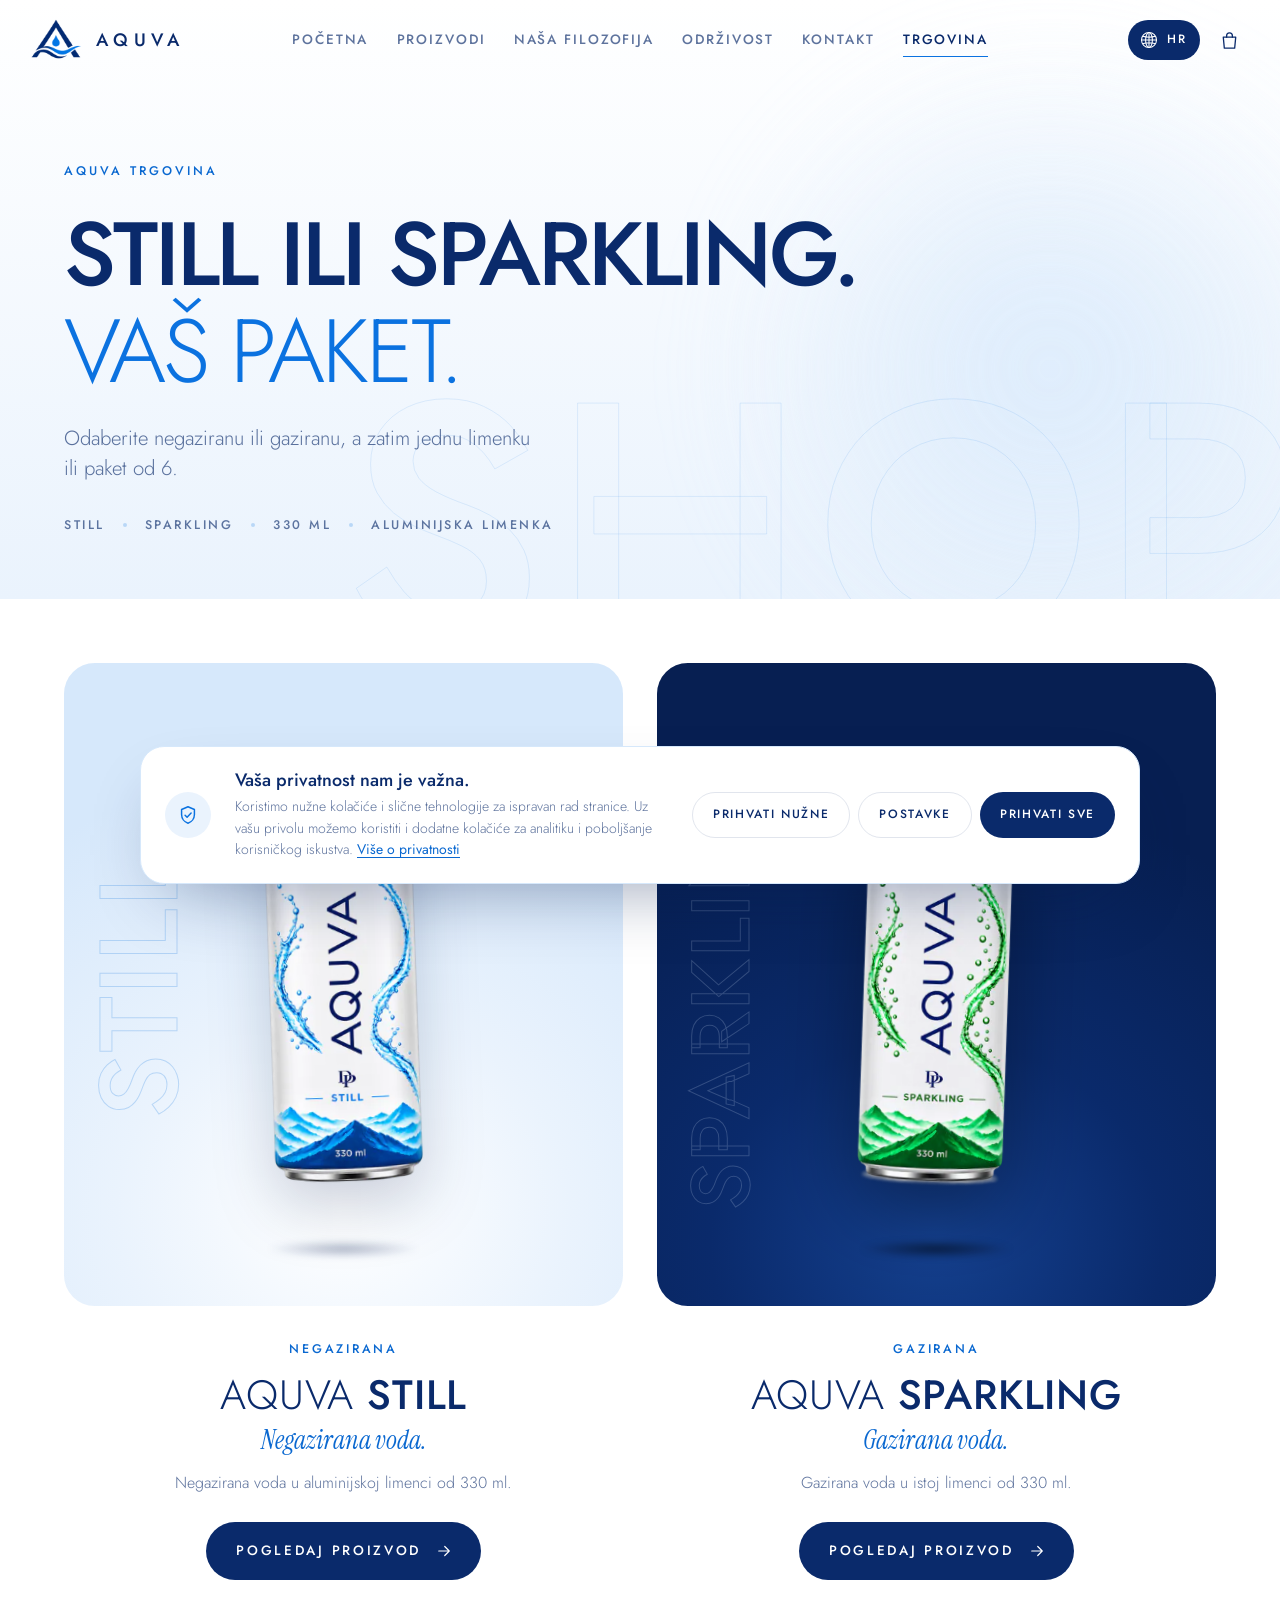
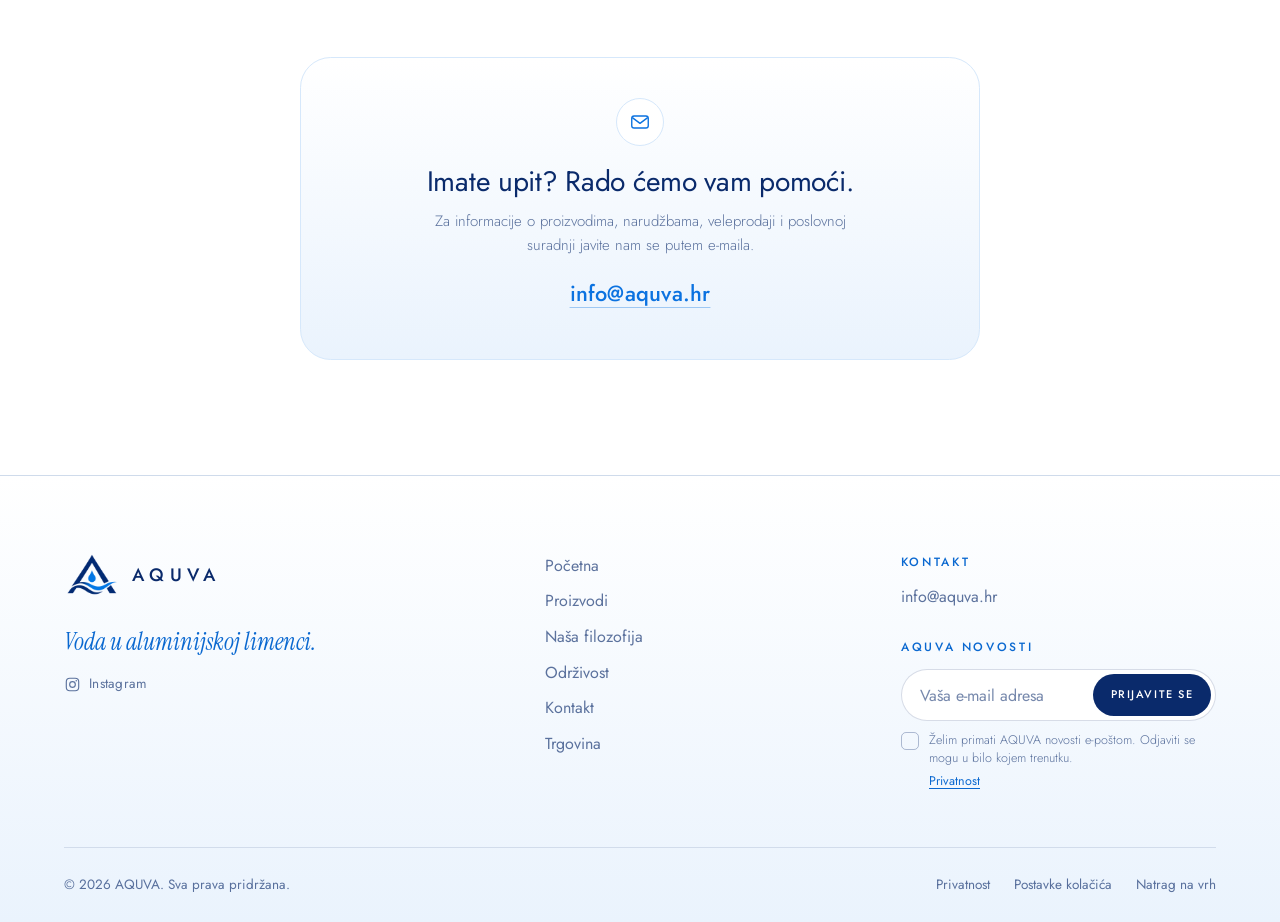
<file: shop/index.html>
<!doctype html>
<html lang="hr" class="no-js">
<head>
  <meta charset="utf-8">
  <meta name="viewport" content="width=device-width, initial-scale=1, viewport-fit=cover">
  <title>AQUVA D.P. d.o.o. | Trgovina</title>
  <meta name="description" content="AQUVA Still i AQUVA Sparkling u limenci od 330 ml, kao jedna limenka ili paket od 6. Pogledajte dostupna pakiranja.">
  <!-- GitHub Pages TEST site: never indexed. Production (aquva-hosting, www.aquva.hr) uses "index, follow". -->
  <meta name="robots" content="noindex, nofollow">
  <meta name="author" content="AQUVA D.P. d.o.o.">
  <meta name="application-name" content="AQUVA">
  <meta name="apple-mobile-web-app-title" content="AQUVA">
  <meta name="theme-color" content="#FFFFFF">

  <meta property="og:type" content="website">
  <meta property="og:site_name" content="AQUVA D.P. d.o.o.">
  <meta property="og:url" content="https://www.aquva.hr/shop/">
  <meta property="og:title" content="AQUVA D.P. d.o.o. | Trgovina">
  <meta property="og:description" content="AQUVA Still i AQUVA Sparkling u limenci od 330 ml, kao jedna limenka ili paket od 6. Pogledajte dostupna pakiranja.">
  <meta property="og:image" content="https://www.aquva.hr/assets/img/og-image.jpg">
  <meta property="og:image:width" content="1200">
  <meta property="og:image:height" content="630">
  <meta property="og:image:alt" content="AQUVA Still i AQUVA Sparkling u aluminijskim limenkama od 330 ml">
  <meta property="og:locale" content="hr_HR">
  <meta property="og:locale:alternate" content="en_GB">
  <meta property="og:locale:alternate" content="it_IT">
  <meta property="og:locale:alternate" content="de_DE">
  <meta name="twitter:card" content="summary_large_image">
  <meta name="twitter:title" content="AQUVA D.P. d.o.o. | Trgovina">
  <meta name="twitter:description" content="AQUVA Still i AQUVA Sparkling u limenci od 330 ml, kao jedna limenka ili paket od 6. Pogledajte dostupna pakiranja.">
  <meta name="twitter:image" content="https://www.aquva.hr/assets/img/og-image.jpg">

  <link rel="canonical" href="https://www.aquva.hr/shop/">
  <link rel="alternate" hreflang="hr" href="https://www.aquva.hr/shop/">
  <link rel="alternate" hreflang="en" href="https://www.aquva.hr/shop/?lang=en">
  <link rel="alternate" hreflang="it" href="https://www.aquva.hr/shop/?lang=it">
  <link rel="alternate" hreflang="de" href="https://www.aquva.hr/shop/?lang=de">
  <link rel="alternate" hreflang="x-default" href="https://www.aquva.hr/shop/">

  <link rel="icon" type="image/png" sizes="16x16" href="/assets/favicon/favicon-16.png">
  <link rel="icon" type="image/png" sizes="32x32" href="/assets/favicon/favicon-32.png">
  <link rel="icon" type="image/png" sizes="48x48" href="/assets/favicon/favicon-48.png">
  <link rel="icon" type="image/png" sizes="192x192" href="/assets/favicon/favicon-192.png">
  <link rel="icon" type="image/png" sizes="512x512" href="/assets/favicon/favicon-512.png">
  <link rel="apple-touch-icon" sizes="180x180" href="/assets/favicon/apple-touch-icon.png">
  <link rel="manifest" href="/site.webmanifest">

  <link rel="preload" href="/assets/fonts/jost-latin.woff2" as="font" type="font/woff2" crossorigin>
  <link rel="preload" href="/assets/fonts/jost-latin-ext.woff2" as="font" type="font/woff2" crossorigin>
  <link rel="stylesheet" href="/css/main.css?v=20261117b">
  <link rel="stylesheet" href="/css/shop.css?v=20261117b">
  <link rel="stylesheet" href="/css/fonts-serif.css?v=20261117b" media="print" onload="this.media='all'">
  <noscript><link rel="stylesheet" href="/css/fonts-serif.css?v=20261117b"></noscript>

  <script>
    /* Same pre-paint setup as the home page (language order: URL > manual > earlier
       auto-detection > browser language; crawlers get Croatian). No intro loader here. */
    (function () {
      var d = document.documentElement, c = ['js', 'intro-seen'], ok = /^(hr|en|it|de)$/;
      var lang = null, src = 'default', urlLang = null;
      var bot = /bot|crawl|spider|slurp|lighthouse|preview|facebookexternalhit|embedly|whatsapp|telegram|headless/i.test(navigator.userAgent);
      try { urlLang = new URLSearchParams(location.search).get('lang'); } catch (e) {}
      if (ok.test(urlLang)) { lang = urlLang; src = 'url'; } else { urlLang = null; }
      if (!lang) { try { var m = localStorage.getItem('aquva-lang'); if (ok.test(m)) { lang = m; src = 'manual'; } } catch (e) {} }
      if (!lang) { try { var a = localStorage.getItem('aquva-lang-auto'); if (ok.test(a)) { lang = a; src = 'auto'; } } catch (e) {} }
      if (!lang && !bot) {
        var list = navigator.languages || [navigator.language || ''];
        for (var i = 0; i < list.length && !lang; i++) { var k = String(list[i]).slice(0, 2).toLowerCase(); if (ok.test(k)) lang = k; }
        lang = lang || 'en'; src = 'browser'; c.push('geo-check', 'geo-pending');
      }
      lang = lang || 'hr';
      if (lang !== 'hr') { c.push('i18n-pending'); d.lang = lang; }
      d.className = c.join(' ');
      window.AQUVA_BOOT = { lang: lang, source: src, urlLang: urlLang };
      // Only the production host may be indexed; test/preview hosts (e.g. www.aquva-test.com) are noindex
      if (location.hostname !== 'www.aquva.hr') { var rb = document.querySelector('meta[name="robots"]'); if (rb) rb.setAttribute('content', 'noindex, nofollow'); }
      // Self-referencing canonical: update the static tag (exactly one canonical), create it only if missing
      var l = document.querySelector('link[rel="canonical"]');
      if (!l) { l = document.createElement('link'); l.rel = 'canonical'; document.head.appendChild(l); }
      l.href = 'https://www.aquva.hr' + location.pathname.replace(/index\.html$/, '') + (urlLang && urlLang !== 'hr' ? '?lang=' + urlLang : '');
    })();
  </script>
  <script src="/js/i18n.js?v=20261117b" defer></script>
  <script src="/js/shop-data.js?v=20261117b" defer></script>
  <script src="/js/main.js?v=20261117b" defer></script>
  <script src="/js/cart.js?v=20261117b" defer></script>
  <script src="/js/shop.js?v=20261117b" defer></script>
  <script src="/js/consent.js?v=20261117b" defer></script>
  <script src="/js/newsletter-config.js?v=20261117b" defer></script>
  <script src="/js/newsletter.js?v=20261117b" defer></script>

  <script type="application/ld+json">
  {
    "@context": "https://schema.org",
    "@graph": [
      {
        "@type": "Organization",
        "@id": "https://www.aquva.hr/#organization",
        "name": "AQUVA",
        "legalName": "AQUVA D.P. d.o.o.",
        "url": "https://www.aquva.hr/",
        "logo": "https://www.aquva.hr/assets/favicon/favicon-512.png",
        "email": "info@aquva.hr"
      },
      {
        "@type": "WebSite",
        "@id": "https://www.aquva.hr/#website",
        "name": "AQUVA",
        "url": "https://www.aquva.hr/",
        "publisher": { "@id": "https://www.aquva.hr/#organization" },
        "inLanguage": ["hr", "en", "it", "de"]
      },
      {
        "@type": "WebPage",
        "@id": "https://www.aquva.hr/shop/#webpage",
        "url": "https://www.aquva.hr/shop/",
        "name": "AQUVA D.P. d.o.o. | Trgovina",
        "description": "AQUVA Still i AQUVA Sparkling u limenci od 330 ml, kao jedna limenka ili paket od 6.",
        "isPartOf": { "@id": "https://www.aquva.hr/#website" },
        "breadcrumb": { "@id": "https://www.aquva.hr/shop/#breadcrumb" },
        "inLanguage": "hr"
      },
      {
        "@type": "BreadcrumbList",
        "@id": "https://www.aquva.hr/shop/#breadcrumb",
        "itemListElement": [
          { "@type": "ListItem", "position": 1, "name": "AQUVA", "item": "https://www.aquva.hr/" },
          { "@type": "ListItem", "position": 2, "name": "Trgovina", "item": "https://www.aquva.hr/shop/" }
        ]
      }
    ]
  }
  </script>
</head>
<body class="page-shop" data-title-key="shop.meta.title" data-desc-key="shop.meta.description">

  <a class="skip-link" href="#main" data-i18n="a11y.skip">Preskoči na sadržaj</a>

  <!-- ============ HEADER ============ -->
  <header class="header" id="header">
    <div class="header__inner">
      <a class="brand" href="/" aria-label="AQUVA">
        <img class="brand__mark" src="/assets/img/aquva-mark-320.webp" alt="" width="320" height="256">
        <span class="wordmark">AQUVA</span>
      </a>

      <nav class="nav" aria-label="Glavna navigacija" data-i18n-attr="aria-label:a11y.navMain">
        <a class="nav__link" href="/" data-i18n="nav.home">Početna</a>
        <a class="nav__link" href="/#products" data-i18n="nav.products">Proizvodi</a>
        <a class="nav__link" href="/#philosophy" data-i18n="nav.philosophy">Naša filozofija</a>
        <a class="nav__link" href="/#sustainability" data-i18n="nav.sustainability">Održivost</a>
        <a class="nav__link" href="/#contact" data-i18n="nav.contact">Kontakt</a>
        <a class="nav__link nav__link--shop is-active" href="/shop/" aria-current="page" data-i18n="nav.shop">Trgovina</a>
      </nav>

      <div class="header__actions">
        <div class="globe" data-globe>
          <button class="globe__btn" type="button" aria-expanded="false" aria-controls="lang-menu" aria-label="Jezik: Hrvatski">
            <svg class="globe__icon" viewBox="0 0 24 24" aria-hidden="true" focusable="false">
              <circle cx="12" cy="12" r="9"/><ellipse cx="12" cy="12" rx="4.1" ry="9"/><path d="M12 3v18M3 12h18M4.3 7.6c4.9 1.3 10.5 1.3 15.4 0M4.3 16.4c4.9-1.3 10.5-1.3 15.4 0"/>
            </svg>
            <span class="globe__code" aria-hidden="true">HR</span>
          </button>
          <div class="globe__menu" id="lang-menu">
            <p class="globe__title" data-i18n="a11y.language">Jezik</p>
            <ul class="globe__list">
              <li><button type="button" class="globe__opt" data-lang="hr" lang="hr" aria-pressed="true"><span class="globe__opt-code">HR</span><span class="globe__opt-name">Hrvatski</span><svg class="globe__tick" viewBox="0 0 24 24" aria-hidden="true"><path d="M5 12.5l4.5 4.5L19 7.5"/></svg></button></li>
              <li><button type="button" class="globe__opt" data-lang="en" lang="en" aria-pressed="false"><span class="globe__opt-code">EN</span><span class="globe__opt-name">English</span><svg class="globe__tick" viewBox="0 0 24 24" aria-hidden="true"><path d="M5 12.5l4.5 4.5L19 7.5"/></svg></button></li>
              <li><button type="button" class="globe__opt" data-lang="it" lang="it" aria-pressed="false"><span class="globe__opt-code">IT</span><span class="globe__opt-name">Italiano</span><svg class="globe__tick" viewBox="0 0 24 24" aria-hidden="true"><path d="M5 12.5l4.5 4.5L19 7.5"/></svg></button></li>
              <li><button type="button" class="globe__opt" data-lang="de" lang="de" aria-pressed="false"><span class="globe__opt-code">DE</span><span class="globe__opt-name">Deutsch</span><svg class="globe__tick" viewBox="0 0 24 24" aria-hidden="true"><path d="M5 12.5l4.5 4.5L19 7.5"/></svg></button></li>
            </ul>
          </div>
        </div>
        <button class="cart-btn" type="button" data-cart-open aria-controls="cart" aria-label="Košarica">
          <svg viewBox="0 0 24 24" aria-hidden="true" focusable="false"><path d="M5.5 8.5h13l-1.1 11.5H6.6z"/><path d="M9 8.5V7a3 3 0 0 1 6 0v1.5"/></svg>
          <span class="cart-btn__count" data-cart-count hidden>0</span>
        </button>
      </div>

      <button class="burger" id="burger" type="button" aria-expanded="false" aria-controls="menu"
              aria-label="Otvori izbornik" data-i18n-attr="aria-label:a11y.menuOpen">
        <span></span><span></span>
      </button>
    </div>
  </header>

  <!-- ============ MOBILE MENU ============ -->
  <div class="menu" id="menu" hidden>
    <nav class="menu__nav" aria-label="Glavna navigacija" data-i18n-attr="aria-label:a11y.navMain">
      <a class="menu__link" href="/" style="--i:0"><span data-i18n="nav.home">Početna</span></a>
      <a class="menu__link" href="/#products" style="--i:1"><span data-i18n="nav.products">Proizvodi</span></a>
      <a class="menu__link" href="/#philosophy" style="--i:2"><span data-i18n="nav.philosophy">Naša filozofija</span></a>
      <a class="menu__link" href="/#sustainability" style="--i:3"><span data-i18n="nav.sustainability">Održivost</span></a>
      <a class="menu__link" href="/#contact" style="--i:4"><span data-i18n="nav.contact">Kontakt</span></a>
      <a class="menu__link" href="/shop/" aria-current="page" style="--i:5"><span data-i18n="nav.shop">Trgovina</span></a>
    </nav>
    <div class="menu__foot">
      <a class="menu__mail" href="mailto:info@aquva.hr">info@aquva.hr</a>
    </div>
  </div>

  <main id="main" tabindex="-1">
    <div id="shop-view" aria-live="off"></div>
    <noscript>
      <div class="container" style="padding:160px 0 120px;max-width:720px;margin:0 auto">
        <h1 style="font-weight:400;letter-spacing:-.02em">AQUVA Trgovina</h1>
        <p style="color:rgba(10,42,107,.66);font-weight:300">AQUVA Still i AQUVA Sparkling u limenci od 330 ml, kao jedna limenka ili paket od 6. Pogledajte dostupna pakiranja.</p>
        <p style="margin-top:24px;color:rgba(10,42,107,.66);font-weight:300">Trgovina zahtijeva JavaScript. · The shop requires JavaScript. · Il negozio richiede JavaScript. · Der Shop benötigt JavaScript.</p>
        <p style="margin-top:28px"><a href="/">AQUVA</a> · <a href="mailto:info@aquva.hr">info@aquva.hr</a></p>
      </div>
    </noscript>
  </main>

  <!-- ============ FOOTER ============ -->
  <footer class="footer">
    <div class="container">
      <div class="footer__top">
        <div class="footer__brand">
          <a class="brand" href="/" aria-label="AQUVA">
            <img class="brand__mark" src="/assets/img/aquva-mark-320.webp" alt="" width="320" height="256" loading="lazy">
            <span class="wordmark">AQUVA</span>
          </a>
          <p class="footer__tagline" data-i18n="footer.tagline">Voda u aluminijskoj limenci.</p>
          <a class="footer__social" href="https://www.instagram.com/aquva.hr" target="_blank" rel="noopener noreferrer" aria-label="AQUVA na Instagramu (otvara se u novoj kartici)" data-i18n-attr="aria-label:footer.instagram">
            <svg viewBox="0 0 24 24" width="17" height="17" aria-hidden="true" focusable="false"><rect x="3.25" y="3.25" width="17.5" height="17.5" rx="5"/><circle cx="12" cy="12" r="4"/><circle class="footer__social-dot" cx="17.3" cy="6.7" r="1.1"/></svg>
            <span>Instagram</span>
          </a>
        </div>
        <nav class="footer__nav" aria-label="Navigacija u podnožju" data-i18n-attr="aria-label:a11y.navFooter">
          <a href="/" data-i18n="nav.home">Početna</a>
          <a href="/#products" data-i18n="nav.products">Proizvodi</a>
          <a href="/#philosophy" data-i18n="nav.philosophy">Naša filozofija</a>
          <a href="/#sustainability" data-i18n="nav.sustainability">Održivost</a>
          <a href="/#contact" data-i18n="nav.contact">Kontakt</a>
          <a href="/shop/" data-i18n="nav.shop">Trgovina</a>
        </nav>
        <div class="footer__contact">
          <p class="footer__label" data-i18n="nav.contact">Kontakt</p>
          <a href="mailto:info@aquva.hr">info@aquva.hr</a>
          <section class="footer-nl" aria-labelledby="nl-footer-title">
            <p class="footer__label footer-nl__title" id="nl-footer-title" data-i18n="nl.compactTitle">AQUVA novosti</p>
            <div class="footer-nl__form" data-newsletter="footer"></div>
          </section>
        </div>
      </div>
      <div class="footer__bottom">
        <p>© <span id="year">2026</span> AQUVA. <span data-i18n="footer.rights">Sva prava pridržana.</span></p>
        <div class="footer__links">
          <button type="button" class="link-btn" id="privacyOpen" data-i18n="footer.privacy">Privatnost</button>
          <button type="button" class="link-btn" data-consent-open data-i18n="footer.cookies">Postavke kolačića</button>
          <a href="#main" data-i18n="footer.top">Natrag na vrh</a>
        </div>
      </div>
    </div>
  </footer>

  <!-- ============ PRIVACY ============ -->
  <dialog class="dialog" id="privacy" aria-labelledby="privacy-title">
    <div class="dialog__inner">
      <button class="dialog__close" type="button" id="privacyClose" aria-label="Zatvori" data-i18n-attr="aria-label:a11y.close">
        <svg viewBox="0 0 24 24" aria-hidden="true"><path d="M6 6l12 12M18 6 6 18"/></svg>
      </button>
      <p class="eyebrow" data-i18n="footer.privacy">Privatnost</p>
      <h2 id="privacy-title" data-i18n="privacy.title">Vaša privatnost</h2>
      <p data-i18n="privacy.p1">Ova stranica ne koristi analitiku ni marketinško praćenje. U vašem pregledniku spremamo samo ono što je potrebno za rad stranice: odabrani jezik, sadržaj košarice i vaše postavke kolačića.</p>
      <p data-i18n="privacy.p2">Stranicu isporučuje naš pružatelj web hostinga, koji pri tome može obrađivati tehničke podatke poput IP adrese. Kako bismo vam pri prvom posjetu prikazali odgovarajući jezik, koristimo jezik vašeg preglednika i, ako je dostupna, samo državu iz koje dolazite. IP adresu ne spremamo.</p>
      <p data-i18n="privacy.p3">Ako se prijavite na newsletter, na našem poslužitelju spremamo vašu e-mail adresu, vrijeme prijave, jezik i tekst privole koju ste potvrdili, isključivo za slanje AQUVA novosti. Odjaviti se možete u bilo kojem trenutku putem poveznice u svakom e-mailu ili pišući na info@aquva.hr. Ako nam pišete, vašu poruku koristimo samo za odgovor.</p>
    </div>
  </dialog>
  <button class="to-top" type="button" aria-label="Natrag na vrh" data-i18n-attr="aria-label:footer.top" hidden>
    <svg viewBox="0 0 24 24" aria-hidden="true" focusable="false"><path d="M12 19V5M6 11l6-6 6 6"/></svg>
  </button>
</body>
</html>
</file>
<file: css/main.css>
/* =========================================================================
   AQUVA — main stylesheet
   Palette: White · AQUVA Blue (navy, from the logo) · Light Blue.
   Bright blue is a shade of AQUVA Blue taken from the logo's droplet.
   ========================================================================= */

/* ---------- Fonts (self-hosted Jost; Instrument Serif in fonts-serif.css) ---------- */
@font-face {
  font-family: "Jost"; font-style: normal; font-weight: 300 600; font-display: swap;
  src: url("../assets/fonts/jost-latin-ext.woff2") format("woff2");
  unicode-range: U+0100-02BA, U+02BD-02C5, U+02C7-02CC, U+02CE-02D7, U+02DD-02FF, U+0304, U+0308, U+0329, U+1D00-1DBF, U+1E00-1E9F, U+1EF2-1EFF, U+2020, U+20A0-20AB, U+20AD-20C4, U+2113, U+2C60-2C7F, U+A720-A7FF;
}
@font-face {
  font-family: "Jost"; font-style: normal; font-weight: 300 600; font-display: swap;
  src: url("../assets/fonts/jost-latin.woff2") format("woff2");
  unicode-range: U+0000-00FF, U+0131, U+0152-0153, U+02BB-02BC, U+02C6, U+02DA, U+02DC, U+0304, U+0308, U+0329, U+2000-206F, U+20AC, U+2122, U+2191, U+2193, U+2212, U+2215, U+FEFF, U+FFFD;
}

/* ---------- Tokens ---------- */
:root {
  --white: #FFFFFF;
  --navy: #0A2A6B;            /* AQUVA Blue */
  --navy-deep: #071F52;
  --blue: #0B72E0;            /* bright shade of AQUVA Blue (logo droplet) */
  --blue-text: #0A68D0;       /* text blue ≥ 4.5:1 on white and --sky */
  --sky: #EAF3FD;             /* Light Blue */
  --sky-2: #D6E8FB;
  --sky-3: #B9D7F7;

  --ink: var(--navy);
  --ink-soft: rgba(10, 42, 107, .66);   /* ≥ 4.5:1 on white (WCAG AA) */
  --ink-faint: rgba(10, 42, 107, .64);  /* ≥ 4.5:1 on white (WCAG AA) */
  --line: rgba(10, 42, 107, .12);

  --font: "Jost", "Helvetica Neue", Arial, sans-serif;
  --serif: "Instrument Serif", Georgia, "Times New Roman", serif;

  --gutter: clamp(20px, 5vw, 64px);
  --maxw: 1320px;
  --header-h: 80px;
  --section-y: clamp(64px, 9vw, 128px);

  --ease: cubic-bezier(.2, .7, .1, 1);
  --ease-io: cubic-bezier(.7, 0, .2, 1);
  --radius: clamp(20px, 2.4vw, 32px);
}
@media (max-width: 860px) { :root { --header-h: 66px; } }

/* ---------- Base ---------- */
*, *::before, *::after { box-sizing: border-box; }
html { -webkit-text-size-adjust: 100%; text-size-adjust: 100%; scroll-behavior: smooth; scroll-padding-top: calc(var(--header-h) - 1px); }
body {
  margin: 0; background: var(--white); color: var(--ink);
  font-family: var(--font); font-size: clamp(16px, 1.1vw, 18px); font-weight: 400; line-height: 1.6;
  -webkit-font-smoothing: antialiased; -moz-osx-font-smoothing: grayscale;
  overflow-x: hidden;
}
@supports (overflow-x: clip) { body { overflow-x: clip; } }
img, svg { display: block; max-width: 100%; }
img { height: auto; }
a { color: inherit; text-decoration: none; }
button { font: inherit; color: inherit; background: none; border: 0; padding: 0; cursor: pointer; }
h1, h2, h3, p, ul, ol, figure { margin: 0; }
ul, ol { list-style: none; padding: 0; }
::selection { background: var(--sky-2); color: var(--navy); }
:focus-visible { outline: 2px solid var(--blue); outline-offset: 4px; border-radius: 4px; }

html.i18n-pending body { visibility: hidden; }
html.intro-playing:not(.intro-done) body { overflow: hidden; }

.container { width: min(var(--maxw), 100% - 2 * var(--gutter)); margin-inline: auto; }
.section { padding-block: var(--section-y); position: relative; }

.skip-link {
  position: fixed; left: 16px; top: 12px; z-index: 200; padding: 10px 16px; border-radius: 999px;
  background: var(--navy); color: var(--white); font-size: 14px; transform: translateY(-160%); transition: transform .3s var(--ease);
}
.skip-link:focus { transform: none; }

.wordmark { font-family: var(--font); font-weight: 500; letter-spacing: .32em; text-transform: uppercase; margin-right: -.32em; }
.serif { font-family: var(--serif); font-style: italic; font-weight: 400; letter-spacing: -.01em; text-transform: none; }

.eyebrow {
  display: inline-flex; align-items: center; gap: 14px;
  font-size: 12.5px; font-weight: 500; letter-spacing: .24em; text-transform: uppercase; color: var(--blue-text);
}
.eyebrow--light { color: var(--sky-3); }

.title {
  font-weight: 400; font-size: clamp(42px, 6.4vw, 96px); line-height: 1.06; letter-spacing: -.025em; margin-top: 22px;
}
.title > span { display: block; }
.title .serif { color: var(--blue); font-size: 1.08em; line-height: 1.04; }

/* ---------- Buttons ---------- */
.btn {
  --h: 58px;
  position: relative; display: inline-flex; align-items: center; gap: 14px; height: var(--h); padding: 0 28px 0 30px;
  border-radius: 999px; font-size: 13.5px; font-weight: 500; letter-spacing: .2em; text-transform: uppercase;
  overflow: hidden; isolation: isolate; transition: color .5s var(--ease), border-color .5s var(--ease), transform .5s var(--ease);
  -webkit-tap-highlight-color: transparent;
}
.btn::before {
  content: ""; position: absolute; inset: 0; z-index: -1; border-radius: inherit;
  transform: translateY(101%); transition: transform .6s var(--ease);
}
.btn__icon { width: 18px; height: 18px; fill: none; stroke: currentColor; stroke-width: 1.6; stroke-linecap: round; stroke-linejoin: round; transition: transform .5s var(--ease); }
.btn--primary { background: var(--navy); color: var(--white); }
.btn--primary::before { background: var(--blue); }
.btn--ghost { border: 1px solid var(--line); color: var(--navy); }
.btn--ghost::before { background: var(--sky); }
@media (hover: hover) {
  .btn:hover::before { transform: translateY(0); }
  .btn:hover .btn__icon { transform: translateX(4px); }
  .btn--ghost:hover { border-color: var(--sky-2); }
}
.btn:active { transform: scale(.98); }

/* =========================================================================
   LOADER — a drop falls from a tilted can, ripples, and the logo appears
   ========================================================================= */
.loader {
  --lipY: 25vh; --waterY: 64vh;
  position: fixed; inset: 0; z-index: 150; display: none; overflow: hidden; touch-action: none; overscroll-behavior: contain;
  background: radial-gradient(120% 70% at 50% 72%, var(--sky) 0%, var(--white) 62%);
  /* Failsafe: never block the site, even if JS fails */
  animation: loaderOut .9s 6s var(--ease-io) forwards;
}
html.js.intro-playing .loader { display: block; }
html.intro-done .loader { animation: loaderOut .95s var(--ease-io) forwards; }
@keyframes loaderOut { to { clip-path: inset(0 0 100% 0); visibility: hidden; } }

.loader__pour {
  position: absolute; left: calc(50% + 23px); top: var(--lipY); width: 116px; margin-left: -58px;
  transform-origin: 50% 2%; opacity: 0;
  animation: pour .8s .05s var(--ease) forwards, fadeOut .5s 1.4s ease forwards;
  filter: drop-shadow(0 18px 24px rgba(10, 42, 107, .14));
}
.loader__pour img { width: 100%; }
@keyframes pour {
  from { opacity: 0; transform: translate(-60px, -50px) rotate(60deg); }
  to   { opacity: 1; transform: rotate(116deg); }
}
@keyframes fadeOut { to { opacity: 0; } }

.loader__drop {
  --dropY: calc(var(--lipY) + 44px);
  position: absolute; left: 50%; top: var(--dropY); width: 15px; height: 21px; margin-left: -7.5px;
  transform-origin: 50% 0; opacity: 0;
  animation: dropForm .38s .62s ease-out forwards, dropFall .46s 1s cubic-bezier(.55, 0, .95, .45) forwards;
}
@keyframes dropForm {
  from { opacity: 0; transform: scale(.2, .1); }
  to   { opacity: 1; transform: scale(.86, 1.08); }
}
@keyframes dropFall {
  0%   { opacity: 1; transform: translateY(0) scale(.86, 1.08); }
  88%  { opacity: 1; transform: translateY(calc(var(--waterY) - var(--dropY) - 34px)) scale(.78, 1.28); }
  100% { opacity: 0; transform: translateY(calc(var(--waterY) - var(--dropY) - 10px)) scale(1.4, .35); }
}

.loader__surface {
  position: absolute; left: 50%; top: var(--waterY); width: min(560px, 82vw); height: 1px; margin-left: calc(min(560px, 82vw) / -2);
  background: linear-gradient(90deg, transparent, rgba(11, 114, 224, .38), transparent);
  transform: scaleX(0); animation: surface 1s .4s var(--ease) forwards;
}
@keyframes surface { to { transform: scaleX(1); } }

.loader__ripple {
  position: absolute; left: 50%; top: var(--waterY); width: 240px; height: 46px; margin: -23px 0 0 -120px;
  border-radius: 50%; border: 1.5px solid rgba(11, 114, 224, .6); opacity: 0; transform: scale(.04);
  animation: ripple 1.3s calc(1.44s + var(--i) * .15s) cubic-bezier(.15, .6, .3, 1) forwards;
}
@keyframes ripple { 0% { opacity: .95; transform: scale(.04); } 100% { opacity: 0; transform: scale(1.3); } }

.loader__splash { position: absolute; left: 50%; top: var(--waterY); }
.loader__splash i {
  position: absolute; left: -2.5px; top: -2.5px; width: 5px; height: 5px; border-radius: 50%; background: var(--blue); opacity: 0;
  animation: splash .7s 1.44s cubic-bezier(.2, .7, .4, 1) forwards;
}
.loader__splash i:nth-child(odd) { width: 4px; height: 4px; }
@keyframes splash {
  0%   { opacity: 1; transform: translate(0, 0) scale(1); }
  55%  { opacity: 1; transform: translate(var(--x), var(--y)) scale(.9); }
  100% { opacity: 0; transform: translate(calc(var(--x) * 1.35), 4px) scale(.4); }
}

/* Centred across the full viewport width (no left:50% + translateX, no shrink-to-fit),
   so the logo stays centred in every engine, including iOS Safari during font swap. */
.loader__brand {
  position: absolute; left: 0; right: 0; top: 44vh; display: flex; flex-direction: column; align-items: center; gap: 18px;
  transform: translateY(-50%); opacity: 0; pointer-events: none;
  animation: brandIn 1s 1.58s var(--ease) forwards;
}
.loader__brand img { width: 86px; flex: none; }
/* Symmetric padding balances the trailing letter-spacing, so the glyphs sit on the true centre */
.loader__brand .wordmark {
  font-size: 20px; color: var(--navy); margin: 0; padding-left: .32em; white-space: nowrap;
  animation: track 1.3s 1.58s var(--ease) both;
}
@keyframes brandIn {
  from { opacity: 0; filter: blur(10px); transform: translateY(-38%); }
  to   { opacity: 1; filter: blur(0); transform: translateY(-50%); }
}
@keyframes track { from { letter-spacing: .9em; padding-left: .9em; } to { letter-spacing: .32em; padding-left: .32em; } }

/* =========================================================================
   HEADER & NAV
   ========================================================================= */
.header {
  position: fixed; inset: 0 0 auto; z-index: 90; height: var(--header-h);
  transition: transform .6s var(--ease), background-color .5s var(--ease), box-shadow .5s var(--ease);
}
.header::before {
  content: ""; position: absolute; inset: 0; z-index: -1; opacity: 0;
  background: rgba(255, 255, 255, .78); -webkit-backdrop-filter: saturate(160%) blur(18px); backdrop-filter: saturate(160%) blur(18px);
  box-shadow: 0 1px 0 var(--line); transition: opacity .5s var(--ease);
}
.header.is-scrolled::before { opacity: 1; }
.header.is-hidden { transform: translateY(-100%); }
.header.is-hidden::before { box-shadow: none; }
.header.is-hidden:focus-within { transform: none; } /* keyboard users never tab into a hidden header */
main:focus { outline: none; }
html.menu-open .header { transform: none; }
html.menu-open .header::before { opacity: 0; }

.header__inner {
  /* Logo pinned left, actions pinned right, links centred between them */
  height: 100%; width: calc(100% - 2 * var(--header-x, var(--gutter))); margin-inline: auto;
  display: grid; grid-template-columns: minmax(max-content, 1fr) auto minmax(max-content, 1fr); align-items: center; column-gap: 28px;
}
.header__inner > .brand { justify-self: start; }
.header__inner > .nav { justify-self: center; }
.header__inner > .header__actions { justify-self: end; }
.brand { display: inline-flex; align-items: center; gap: 12px; color: var(--navy); position: relative; z-index: 2; }
.brand__mark { width: 56px; height: auto; transition: transform .6s var(--ease); }
.brand .wordmark { font-size: 18px; }
@media (hover: hover) { .brand:hover .brand__mark { transform: translateY(-2px); } }

.nav { display: flex; gap: clamp(18px, 2.2vw, 38px); }
.nav__link {
  position: relative; font-size: 13.5px; font-weight: 500; letter-spacing: .14em; text-transform: uppercase; color: var(--ink-soft);
  padding: 8px 0; transition: color .3s var(--ease);
}
.nav__link::after {
  content: ""; position: absolute; left: 0; right: 0; bottom: 2px; height: 1px; background: var(--blue);
  transform: scaleX(0); transform-origin: right; transition: transform .5s var(--ease);
}
.nav__link:hover, .nav__link.is-active { color: var(--navy); }
.nav__link:hover::after, .nav__link.is-active::after { transform: scaleX(1); transform-origin: left; }


.burger { display: none; position: relative; z-index: 2; width: 46px; height: 46px; margin-left: auto; margin-right: -10px; border-radius: 50%; -webkit-tap-highlight-color: transparent; }
.burger span {
  position: absolute; left: 13px; right: 13px; height: 1.6px; border-radius: 2px; background: var(--navy);
  transition: transform .55s var(--ease), top .55s var(--ease);
}
.burger span:nth-child(1) { top: 18px; }
.burger span:nth-child(2) { top: 26px; }
html.menu-open .burger span:nth-child(1) { top: 22px; transform: rotate(45deg); }
html.menu-open .burger span:nth-child(2) { top: 22px; transform: rotate(-45deg); }

@media (max-width: 1199px) {
  .nav { display: none; }
  .burger { display: block; }
}

/* Mobile menu */
.menu {
  position: fixed; inset: 0; z-index: 80; display: flex; flex-direction: column; justify-content: space-between;
  padding: calc(var(--header-h) + 5vh) var(--gutter) calc(28px + env(safe-area-inset-bottom));
  background: linear-gradient(180deg, var(--white) 0%, var(--sky) 100%);
  clip-path: inset(0 0 100% 0); transition: clip-path .7s var(--ease-io), visibility 0s .7s; visibility: hidden;
  overflow-y: auto; overscroll-behavior: contain;
}
.menu[hidden] { display: none; }
html.menu-open .menu { clip-path: inset(0 0 0 0); visibility: visible; transition: clip-path .7s var(--ease-io); }
.menu__nav { display: flex; flex-direction: column; }
.menu__link {
  display: block; overflow: hidden; padding: 6px 0; border-bottom: 1px solid var(--line);
  font-size: clamp(32px, 9vw, 54px); font-weight: 400; letter-spacing: -.02em; line-height: 1.25;
}
.menu__link span { display: inline-block; transform: translateY(105%); transition: transform .8s var(--ease); }
html.menu-open .menu__link span { transform: none; transition-delay: calc(.18s + var(--i) * .06s); }
.menu__link:active span { color: var(--blue); }
.menu__foot { display: flex; flex-wrap: wrap; align-items: center; justify-content: space-between; gap: 18px; margin-top: 32px;
  opacity: 0; transform: translateY(12px); transition: opacity .6s var(--ease), transform .6s var(--ease); }
html.menu-open .menu__foot { opacity: 1; transform: none; transition-delay: .5s; }
.menu__mail { font-size: 16px; color: var(--blue-text); }
html.menu-open body { overflow: hidden; }

/* =========================================================================
   HERO
   ========================================================================= */
.hero {
  position: relative; min-height: 100vh; min-height: 100svh; display: flex; align-items: center;
  padding: calc(var(--header-h) + 24px) 0 96px; overflow: hidden; isolation: isolate;
}
.hero__bg { position: absolute; inset: 0; z-index: -1; background: linear-gradient(180deg, var(--white) 0%, var(--sky) 100%); }
.hero__glow { position: absolute; border-radius: 50%; filter: blur(60px); opacity: .85; will-change: transform; }
.hero__glow--a { width: 52vw; height: 52vw; right: -8vw; top: 4vh; background: radial-gradient(circle, var(--sky-2), transparent 68%); animation: drift 18s ease-in-out infinite alternate; }
.hero__glow--b { width: 36vw; height: 36vw; left: -10vw; bottom: -12vw; background: radial-gradient(circle, rgba(185, 215, 247, .7), transparent 70%); animation: drift 22s ease-in-out infinite alternate-reverse; }
@keyframes drift { to { transform: translate(-4vw, 3vh) scale(1.08); } }
.hero__word {
  position: absolute; left: 50%; bottom: -3vw; transform: translateX(-50%);
  font-size: 30vw; font-weight: 500; letter-spacing: .04em; line-height: .8; white-space: nowrap;
  color: transparent; -webkit-text-stroke: 1px rgba(11, 114, 224, .1); user-select: none;
}
.hero__inner { display: grid; grid-template-columns: 1.05fr .95fr; align-items: center; gap: clamp(24px, 4vw, 72px); }

.hero__eyebrow { margin-bottom: 26px; }
.hero__title {
  font-size: clamp(46px, 7.4vw, 124px); font-weight: 500; line-height: .94; letter-spacing: -.035em; text-transform: uppercase;
}
/* Reveal mask for the hero lines. The top padding holds accents on capitals (Č, Ć, Š, Ž, Đ):
   in Jost they reach ~0.98em above the baseline, more than the tight .94 line-height leaves,
   so without it overflow:hidden cut the caron off. */
.line { display: block; overflow: hidden; padding: .2em 0 .06em; margin-bottom: -.06em; }
.line__in { display: block; }
.hero__title-accent { color: var(--blue); font-weight: 300; }
.hero__sub { margin-top: 28px; max-width: 36ch; font-size: clamp(18px, 1.6vw, 23px); line-height: 1.45; color: var(--ink-soft); font-weight: 300; }
.hero__actions { display: flex; flex-wrap: wrap; align-items: center; gap: 22px 34px; margin-top: 42px; }
.hero__meta { display: flex; gap: 18px; font-size: 12.5px; font-weight: 500; letter-spacing: .2em; text-transform: uppercase; color: var(--ink-faint); }
.hero__meta li + li::before { content: ""; display: inline-block; width: 4px; height: 4px; margin: 0 18px 2px 0; border-radius: 50%; background: var(--sky-3); vertical-align: middle; }

.hero__visual { position: relative; height: clamp(420px, 74vh, 720px); display: flex; align-items: flex-end; justify-content: center; }
.hero__halo { position: absolute; left: 50%; top: 48%; width: min(40vw, 600px); aspect-ratio: 1; transform: translate(-50%, -50%); border-radius: 50%;
  background: radial-gradient(circle at 50% 40%, var(--white) 0%, var(--sky) 55%, var(--sky-2) 100%); box-shadow: inset 0 -30px 80px rgba(11, 114, 224, .08); }
.hero__halo span { position: absolute; inset: 0; border-radius: 50%; border: 1px solid rgba(11, 114, 224, .16); animation: halo 7s var(--ease) infinite; opacity: 0; }
.hero__halo span:nth-child(2) { animation-delay: 2.3s; }
.hero__halo span:nth-child(3) { animation-delay: 4.6s; }
@keyframes halo { 0% { transform: scale(.9); opacity: 0; } 25% { opacity: 1; } 100% { transform: scale(1.45); opacity: 0; } }

.hero__can { position: absolute; bottom: 4%; will-change: transform; }
.hero__can img { width: 100%; filter: drop-shadow(0 30px 40px rgba(10, 42, 107, .18)) drop-shadow(0 8px 12px rgba(10, 42, 107, .1)); }
.hero__can::after { /* contact shadow */
  content: ""; position: absolute; left: 12%; right: 12%; bottom: -3%; height: 6%; border-radius: 50%;
  background: radial-gradient(closest-side, rgba(10, 42, 107, .3), transparent); filter: blur(4px); z-index: -1;
}
/* Widths are also capped by viewport height so the cans never outgrow their box on short windows */
.hero__can--front { width: min(clamp(150px, 15.5vw, 300px), 34vh); left: 50%; margin-left: -2%; z-index: 2; }
.hero__can--back  { width: min(clamp(126px, 13vw, 252px), 28.5vh); right: 50%; margin-right: 4%; bottom: 10%; z-index: 1; }
.hero__can--front .hero__can-float { transform: rotate(4deg); }
.hero__can--back .hero__can-float { transform: rotate(-7deg); }
.hero__can-float { animation: float 7s ease-in-out infinite; animation-delay: var(--float-d, 0s); }
@keyframes float { 50% { translate: 0 -12px; } }

.scroll-cue {
  position: absolute; left: 50%; bottom: 26px; transform: translateX(-50%); display: flex; flex-direction: column; align-items: center; gap: 12px;
  font-size: 11px; font-weight: 500; letter-spacing: .28em; text-transform: uppercase; color: var(--ink-faint);
}
.scroll-cue__line { width: 1px; height: 44px; background: var(--line); position: relative; overflow: hidden; }
.scroll-cue__line::after { content: ""; position: absolute; inset: 0; background: var(--blue); transform: translateY(-100%); animation: cue 2.2s var(--ease-io) infinite; }
@keyframes cue { 0% { transform: translateY(-100%); } 60%, 100% { transform: translateY(100%); } }

/* Hero entrance (after loader) */
/* initial state */
html.js .hero [data-hero] { opacity: 0; }
html.js .hero .line__in[data-hero] { opacity: 1; transform: translateY(110%); }
html.js .hero .hero__visual[data-hero] { transform: translateY(60px); filter: blur(8px); }
html.js .hero .hero__sub[data-hero], html.js .hero .hero__actions[data-hero], html.js .hero .hero__eyebrow[data-hero] { transform: translateY(18px); }
html.js .hero .scroll-cue[data-hero] { transform: translateX(-50%); }
/* revealed state (higher specificity) */
html.js.ready .hero [data-hero][data-hero] { opacity: 1; transform: none; filter: none; transition: opacity 1.1s var(--ease), transform 1.2s var(--ease), filter 1.2s var(--ease); }
html.js.ready .hero [data-hero="1"][data-hero] { transition-delay: .05s; }
html.js.ready .hero [data-hero="2"][data-hero] { transition-delay: .14s; }
html.js.ready .hero [data-hero="3"][data-hero] { transition-delay: .3s; }
html.js.ready .hero [data-hero="4"][data-hero] { transition-delay: .4s; }
html.js.ready .hero [data-hero="5"][data-hero] { transition-delay: .1s; transition-duration: 1.4s; }
html.js.ready .hero [data-hero="6"][data-hero] { transition-delay: .9s; transform: translateX(-50%); }

@media (max-width: 860px) {
  .hero { align-items: flex-start; padding-bottom: 84px; }
  .hero__inner { grid-template-columns: 1fr; gap: 8px; }
  .hero__copy { text-align: left; }
  .hero__eyebrow { margin-bottom: 18px; }
  .hero__sub { margin-top: 18px; }
  .hero__actions { margin-top: 28px; gap: 18px; }
  .hero__visual { height: clamp(340px, 54svh, 500px); }
  .hero__halo { width: min(86vw, 440px); }
  .hero__can--front { width: min(clamp(124px, 34vw, 200px), calc(clamp(340px, 54svh, 500px) * .44)); }
  .hero__can--back  { width: min(clamp(104px, 28.5vw, 168px), calc(clamp(340px, 54svh, 500px) * .37)); }
  .hero__word { font-size: 38vw; bottom: auto; top: 46%; }
  .scroll-cue { display: none; }
}
@media (max-width: 400px) { .hero__meta { display: none; } }
@media (min-width: 861px) and (max-height: 760px) { .hero__title { font-size: clamp(44px, 6vw, 96px); } .hero__visual { height: 76vh; } }

/* =========================================================================
   MARQUEE
   ========================================================================= */
.marquee { overflow: hidden; border-block: 1px solid var(--line); background: var(--white); padding: 22px 0; }
.marquee__track { display: flex; width: max-content; animation: marquee 38s linear infinite; }
.marquee__group { display: flex; align-items: center; flex-shrink: 0; }
.marquee span { padding: 0 clamp(20px, 3vw, 44px); font-size: clamp(15px, 1.4vw, 19px); font-weight: 400; letter-spacing: .26em; text-transform: uppercase; white-space: nowrap; color: var(--navy); }
.marquee i { width: 7px; height: 9px; background: var(--blue); clip-path: path("M3.5 0C3.5 0 0 4.6 0 6a3.5 3.5 0 0 0 7 0C7 4.6 3.5 0 3.5 0Z"); flex-shrink: 0; }
@keyframes marquee { to { transform: translateX(-50%); } }
@media (hover: hover) { .marquee:hover .marquee__track { animation-play-state: paused; } }

/* =========================================================================
   SECTION HEAD
   ========================================================================= */
.section-head { display: grid; grid-template-columns: 1.3fr 1fr; align-items: end; gap: 32px 64px; margin-bottom: clamp(36px, 5vw, 72px); }
.section-head__lead { color: var(--ink-soft); font-size: clamp(17px, 1.35vw, 20px); font-weight: 300; max-width: 38ch; justify-self: end; }
@media (max-width: 860px) { .section-head { grid-template-columns: 1fr; } .section-head__lead { justify-self: start; } }

/* =========================================================================
   PRODUCTS
   ========================================================================= */
.product-grid { display: grid; grid-template-columns: 1fr 1fr; gap: clamp(20px, 2.6vw, 40px); }
.product { display: flex; flex-direction: column; gap: 32px; }
.product__stage {
  position: relative; aspect-ratio: 4 / 4.6; border-radius: var(--radius); overflow: hidden; isolation: isolate;
  display: grid; place-items: center; transform: perspective(1200px) rotateX(var(--rx, 0deg)) rotateY(var(--ry, 0deg));
  transition: transform .8s var(--ease), box-shadow .8s var(--ease);
}
.product--still .product__stage { background: radial-gradient(90% 70% at 50% 85%, var(--white) 0%, var(--sky) 45%, var(--sky-2) 100%); }
.product--sparkling .product__stage { background: radial-gradient(90% 70% at 50% 90%, #14408F 0%, var(--navy) 45%, var(--navy-deep) 100%); }
.product__word {
  position: absolute; left: clamp(18px, 2.4vw, 34px); top: 50%; transform: translateY(-50%) rotate(180deg);
  writing-mode: vertical-rl; font-size: clamp(56px, 8.6vw, 132px); font-weight: 500; letter-spacing: .02em; line-height: .8; z-index: -1;
  color: transparent; -webkit-text-stroke: 1px rgba(11, 114, 224, .22); transition: letter-spacing 1s var(--ease);
}
.product--sparkling .product__word { -webkit-text-stroke-color: rgba(214, 232, 251, .2); font-size: clamp(44px, 6.4vw, 100px); }
.product__can {
  width: clamp(120px, 15.5vw, 236px); position: relative; z-index: 2; margin-top: 2%;
  filter: drop-shadow(0 26px 30px rgba(7, 31, 82, .2)); transform: rotate(-2deg);
  transition: transform 1s var(--ease), filter 1s var(--ease);
}
.product--sparkling .product__can { filter: drop-shadow(0 26px 40px rgba(0, 0, 0, .35)); transform: rotate(2deg); }
.product__shadow {
  position: absolute; left: 50%; bottom: 7.5%; width: clamp(90px, 12vw, 180px); height: 18px; margin-left: calc(clamp(90px, 12vw, 180px) / -2);
  border-radius: 50%; background: radial-gradient(closest-side, rgba(7, 31, 82, .32), transparent); filter: blur(3px); z-index: 1;
  transition: transform 1s var(--ease), opacity 1s var(--ease);
}
.product--sparkling .product__shadow { background: radial-gradient(closest-side, rgba(0, 0, 0, .55), transparent); }
.product__rings { position: absolute; left: 50%; bottom: 8%; width: 70%; aspect-ratio: 4 / 1; transform: translateX(-50%); z-index: 0; }
.product__rings span { position: absolute; inset: 0; border-radius: 50%; border: 1px solid rgba(11, 114, 224, .28); opacity: 0; animation: ring 5s var(--ease) infinite; }
.product__rings span:nth-child(2) { animation-delay: 1.65s; }
.product__rings span:nth-child(3) { animation-delay: 3.3s; }
@keyframes ring { 0% { transform: scale(.3); opacity: 0; } 20% { opacity: 1; } 100% { transform: scale(1.2); opacity: 0; } }

@media (hover: hover) {
  .product:hover .product__can { transform: translateY(-18px) rotate(-5deg) scale(1.03); }
  .product--sparkling:hover .product__can { transform: translateY(-18px) rotate(5deg) scale(1.03); }
  .product:hover .product__shadow { transform: scale(.78); opacity: .7; }
  .product:hover .product__word { letter-spacing: .1em; }
  .product:hover .product__stage { box-shadow: 0 40px 80px -40px rgba(10, 42, 107, .35); }
  .product--sparkling:hover .bubble { animation-duration: calc(var(--t) * .55); }
}

/* Card content below the image (home product cards + shop cards): centred column.
   flex:1 lets the last row (tags / button + price) sit at the same height in both cards. */
.product__info { padding-inline: 4px; flex: 1; display: flex; flex-direction: column; align-items: center; text-align: center; }
.product__info .product__index { justify-content: center; }
.product__info .product__desc { margin-inline: auto; }
.product__info .tags { justify-content: center; margin-top: auto; padding-top: 22px; }
.product__index { display: flex; gap: 14px; font-size: 12.5px; font-weight: 500; letter-spacing: .22em; text-transform: uppercase; color: var(--blue-text); }
.product__name { margin-top: 14px; font-size: clamp(30px, 3.2vw, 46px); font-weight: 300; letter-spacing: .02em; line-height: 1.05; }
.product__name strong { font-weight: 500; }
.product__tagline { margin-top: 10px; font-family: var(--serif); font-style: italic; font-size: clamp(22px, 2vw, 28px); color: var(--blue-text); line-height: 1.2; }
.product__desc { margin-top: 14px; color: var(--ink-soft); font-weight: 300; max-width: 44ch; }
.tags { display: flex; flex-wrap: wrap; gap: 8px; margin-top: 22px; }
.tags li { padding: 7px 14px; border-radius: 999px; border: 1px solid var(--line); font-size: 12px; font-weight: 500; letter-spacing: .14em; text-transform: uppercase; color: var(--ink-soft); }

@media (max-width: 860px) {
  .product-grid { grid-template-columns: 1fr; gap: 52px; }
  .product__stage { aspect-ratio: 4 / 4.4; }
  .product__can { width: clamp(130px, 38vw, 220px); }
  .product__shadow { width: clamp(100px, 30vw, 170px); margin-left: calc(clamp(100px, 30vw, 170px) / -2); }
  .product__word { font-size: clamp(56px, 17vw, 120px); }
  .product--sparkling .product__word { font-size: clamp(44px, 12.5vw, 96px); }
}

/* Bubbles (generated by JS) */
.bubbles { position: absolute; inset: 0; overflow: hidden; pointer-events: none; z-index: 1; }
.bubble {
  position: absolute; bottom: -20px; left: var(--x); width: var(--s); height: var(--s); border-radius: 50%; opacity: 0;
  background: radial-gradient(circle at 32% 30%, rgba(255, 255, 255, .95), rgba(255, 255, 255, .15) 55%, transparent 72%);
  border: 1px solid rgba(255, 255, 255, .5);
  animation: rise var(--t) var(--dl) linear infinite;
}
.bubbles--hero .bubble, .bubbles--light .bubble { border-color: rgba(11, 114, 224, .28); background: radial-gradient(circle at 32% 30%, #fff, rgba(234, 243, 253, .4) 60%, transparent 72%); }
@keyframes rise {
  0% { transform: translate(0, 0); opacity: 0; }
  12% { opacity: 1; }
  85% { opacity: .9; }
  100% { transform: translate(var(--dx), var(--rise, -620px)); opacity: 0; }
}

/* =========================================================================
   SUSTAINABILITY
   ========================================================================= */
.sustain { position: relative; background: var(--navy); color: var(--white); padding-top: clamp(56px, 8vw, 112px); margin-top: 40px; }
/* Wave strip: the wrapper clips, the 200%-wide SVG slides by exactly half (two wave periods) for a seamless loop */
.wave { position: absolute; left: 0; right: 0; height: clamp(36px, 5vw, 72px); overflow: hidden; pointer-events: none; }
.wave svg { display: block; width: 200%; max-width: none; height: 100%; fill: var(--navy); animation: wave 16s linear infinite; }
.wave--top { top: 1px; transform: translateY(-100%); }
.wave--bottom { bottom: 1px; transform: translateY(100%) scaleY(-1); }
.wave--bottom svg { animation-direction: reverse; animation-duration: 20s; }
@keyframes wave { from { translate: 0 0; } to { translate: -50% 0; } }

.sustain__intro { position: relative; }
.sustain__title {
  margin-top: 26px; font-size: clamp(48px, 9.6vw, 168px); font-weight: 500; line-height: 1.08; letter-spacing: -.04em; text-transform: uppercase;
}
.sustain__title > span { display: block; }
.strike { position: relative; display: inline-block !important; width: fit-content; color: var(--sky-3); transition: color 1s .9s var(--ease); }
.strike::after {
  content: ""; position: absolute; left: -2%; right: -2%; top: 50%; height: .075em; margin-top: -.0375em; background: var(--white); border-radius: 99px;
  transform: scaleX(0); transform-origin: left; transition: transform 1.1s .6s var(--ease-io);
}
.is-in .strike, html:not(.js) .strike { color: rgba(185, 215, 247, .35); }
.is-in .strike::after, html:not(.js) .strike::after { transform: scaleX(1); }
.sustain__lead { margin-top: clamp(32px, 4vw, 52px); margin-left: auto; max-width: 46ch; font-size: clamp(18px, 1.6vw, 23px); font-weight: 300; line-height: 1.5; color: rgba(255, 255, 255, .78); }

.points { display: grid; grid-template-columns: repeat(4, 1fr); gap: clamp(24px, 3vw, 44px); margin-top: clamp(44px, 6vw, 88px); counter-reset: p; }
/* Centred info columns: shared rules for the four sustainability points and the three pillars */
.point, .pillar { position: relative; text-align: center; }
.point::before, .pillar::before { content: ""; position: absolute; left: 10%; right: 10%; top: 0; height: 1px; transform-origin: center; }
.point__text, .pillar p { max-width: 30ch; margin-inline: auto; }
.point { padding-top: 28px; }
.point::before { background: rgba(255, 255, 255, .22); }
html.js .point[data-reveal]::before { transform: scaleX(0); transition: transform 1.2s var(--ease) var(--d, 0s); }
html.js .point.is-in::before { transform: scaleX(1); }
.point__title { margin-top: 6px; font-size: clamp(22px, 1.9vw, 28px); font-weight: 400; line-height: 1.15; letter-spacing: -.01em; }
.point__text { margin-top: 14px; color: rgba(255, 255, 255, .68); font-weight: 300; font-size: clamp(15px, 1.05vw, 17px); }
@media (max-width: 1000px) { .points { grid-template-columns: 1fr 1fr; row-gap: 56px; } }
@media (max-width: 560px) { .points { grid-template-columns: 1fr; row-gap: 44px; } }

/* Pinned scroll scene */
.pin { position: relative; height: 220vh; margin-top: clamp(16px, 3vw, 48px); --p: 0; }
.pin__sticky {
  --a: clamp(0, calc((var(--p) - .04) * 3.2), 1);
  --b: clamp(0, calc((var(--p) - .36) * 3.2), 1);
  --c: clamp(0, calc((var(--p) - .7) * 4), 1);
  /* Stacked composition (headline / can / headline / note) with guaranteed gaps,
     sized by both viewport width and height so nothing collides at any size. */
  position: sticky; top: 0; height: 100vh; height: 100svh; overflow: hidden;
  display: flex; flex-direction: column; justify-content: center;
  gap: clamp(22px, 5.6vh, 76px); padding: calc(var(--header-h) + clamp(8px, 2vh, 24px)) var(--gutter) clamp(20px, 4vh, 56px);
}
.pin__can {
  position: relative; z-index: 2; flex: none; align-self: center; width: clamp(84px, min(12vw, 18vh), 220px);
  transform: translateY(calc((1 - var(--a)) * 22vh)) rotate(calc(var(--p) * 16deg - 8deg)) scale(calc(.86 + var(--p) * .18));
  filter: drop-shadow(0 40px 50px rgba(0, 0, 0, .35));
}
.pin__can::before { /* glow */
  content: ""; position: absolute; inset: -40% -90%; z-index: -1; border-radius: 50%;
  background: radial-gradient(closest-side, rgba(11, 114, 224, .55), transparent); opacity: calc(.4 + var(--p) * .6);
}
.pin__word {
  position: relative; z-index: 1; flex: none; margin: 0; max-width: min(100%, 18ch);
  font-size: clamp(34px, min(7.2vw, 9.2vh), 132px); font-weight: 500; line-height: .92; letter-spacing: -.04em; text-transform: uppercase;
  overflow-wrap: anywhere; hyphens: auto;
}
.pin__word--a { align-self: flex-start; opacity: var(--a); transform: translateX(calc((1 - var(--a)) * -10vw)); }
.pin__word--b { align-self: flex-end; text-align: right; color: var(--sky-3); opacity: var(--b); transform: translateX(calc((1 - var(--b)) * 10vw)); }
.pin__note {
  position: relative; z-index: 3; flex: none; align-self: center; margin: 0; text-align: center; max-width: 100%;
  transform: translateY(calc((1 - var(--c)) * 20px)); opacity: var(--c);
  font-family: var(--serif); font-style: italic; font-size: clamp(19px, min(2.2vw, 3.6vh), 32px); color: var(--white);
}
.bubbles--pin { --rise: -110vh; }
@media (max-width: 1100px) {
  .pin__word { font-size: clamp(32px, min(6.4vw, 8vh), 96px); max-width: min(100%, 16ch); }
}
@media (max-width: 860px) {
  .pin { height: 170vh; }
  .pin__sticky { gap: clamp(20px, 4.6vh, 44px); }
  .pin__word { font-size: clamp(30px, min(11vw, 7.2vh), 88px); max-width: 100%; }
  .pin__can { width: clamp(76px, min(24vw, 17vh), 170px); }
}

/* =========================================================================
   PHILOSOPHY
   ========================================================================= */
.philosophy { padding-top: calc(var(--section-y) + 16px); }
.philosophy__grid { display: grid; grid-template-columns: .9fr 1.1fr; gap: clamp(40px, 6vw, 110px); align-items: start; }
.philosophy__head { position: sticky; top: calc(var(--header-h) + 40px); }
.philosophy__text { font-size: clamp(24px, 2.5vw, 38px); line-height: 1.32; font-weight: 300; letter-spacing: -.01em; }
/* Unlit words use solid ink-soft (≥ 4.5:1) instead of low opacity — preserves reveal without failing contrast */
.philosophy__text .w { color: var(--ink-soft); transition: color .5s var(--ease); }
.philosophy__text .w.on { color: var(--navy); }
html:not(.js) .philosophy__text .w { color: var(--navy); }
.pillars { display: grid; grid-template-columns: repeat(3, 1fr); gap: 28px; margin-top: clamp(36px, 5vw, 72px); }
.pillar { padding-top: 22px; }
.pillar::before { background: var(--line); }
.pillar svg { display: block; margin-inline: auto; width: 36px; height: 36px; fill: none; stroke: var(--blue); stroke-width: 1.3; stroke-linecap: round; stroke-linejoin: round; }
.pillar h3 { margin-top: 18px; font-size: 20px; font-weight: 500; letter-spacing: .02em; }
.pillar p { margin-top: 8px; font-size: 15.5px; color: var(--ink-soft); font-weight: 300; }
@media (max-width: 1100px) and (min-width: 861px) {
  .pillars { gap: 20px; }
  .pillar h3 { font-size: 18px; }
  .pillar p { font-size: 14.5px; }
}
@media (max-width: 860px) {
  .philosophy__grid { grid-template-columns: 1fr; }
  .philosophy__head { position: static; }
  .pillars { grid-template-columns: 1fr; gap: 0; }
  .pillar { padding: 26px 0; }
  .pillar h3 { margin-top: 14px; }
}

/* =========================================================================
   BRAND MOMENT
   ========================================================================= */
.moment { position: relative; overflow: hidden; background: linear-gradient(180deg, var(--white) 0%, var(--sky) 38%, var(--sky-2) 100%); padding: clamp(56px, 8vw, 104px) 0 0; }
.moment__inner { display: flex; flex-direction: column; align-items: center; text-align: center; }
.moment__quote { display: flex; flex-direction: column; align-items: center; gap: 10px; }
.moment__quote .wordmark { font-size: 14px; color: var(--blue-text); }
.moment__quote .serif { font-size: clamp(38px, 6vw, 92px); line-height: 1.02; color: var(--navy); }
.moment__stage { display: flex; justify-content: center; align-items: flex-end; gap: clamp(28px, 6vw, 96px); margin-top: clamp(36px, 5vw, 64px); position: relative; }
.moment__stage::after { /* water surface */
  content: ""; position: absolute; left: -50vw; right: -50vw; bottom: 0; height: 1px; background: linear-gradient(90deg, transparent, rgba(11, 114, 224, .35), transparent);
}
.moment__can { position: relative; width: clamp(110px, 16vw, 220px); }
.moment__can > img:first-child { position: relative; z-index: 1; filter: drop-shadow(0 20px 26px rgba(10, 42, 107, .16)); }
.moment__reflection {
  position: absolute; left: 0; top: 100%; width: 100%; transform: scaleY(-1); opacity: .2; filter: blur(2px);
  -webkit-mask-image: linear-gradient(to top, rgba(0, 0, 0, .9), transparent 24%); mask-image: linear-gradient(to top, rgba(0, 0, 0, .9), transparent 24%);
}
.moment__can figcaption { position: absolute; left: 50%; top: calc(126% + 10px); transform: translateX(-50%); z-index: 2; white-space: nowrap; font-size: 12px; font-weight: 500; letter-spacing: .24em; text-transform: uppercase; color: var(--navy); }
.moment__stage { padding-bottom: 0; margin-bottom: clamp(110px, 15vw, 210px); }
@media (max-width: 560px) {
  .moment__stage { gap: 44px; }
  .moment__can figcaption { font-size: 10px; letter-spacing: .14em; }
}

/* =========================================================================
   CONTACT
   ========================================================================= */
.contact__inner { display: flex; flex-direction: column; align-items: center; text-align: center; }
.contact .title { margin-top: 22px; }
.contact__text { margin-top: 22px; color: var(--ink-soft); font-weight: 300; font-size: clamp(17px, 1.4vw, 21px); }
.contact__email {
  position: relative; margin-top: clamp(28px, 4vw, 52px); font-size: clamp(34px, 7.4vw, 116px); font-weight: 300; line-height: 1.05; letter-spacing: -.035em;
  color: var(--navy); overflow-wrap: anywhere; transition: color .5s var(--ease);
}
.contact__email::after {
  content: ""; position: absolute; left: 0; right: 0; bottom: -.06em; height: max(1px, .02em); background: currentColor;
  transform: scaleX(.18); transition: transform .9s var(--ease);
}
.contact__email:hover { color: var(--blue); }
.contact__email:hover::after, .contact__email:focus-visible::after { transform: scaleX(1); }
.contact__actions { display: flex; flex-wrap: wrap; justify-content: center; align-items: center; gap: 14px; margin-top: clamp(32px, 4vw, 52px); position: relative; }

/* =========================================================================
   FOOTER
   ========================================================================= */
.footer { position: relative; overflow: hidden; border-top: 1px solid var(--line); padding-top: clamp(48px, 6vw, 80px); background: linear-gradient(180deg, var(--white), var(--sky)); }
.footer__top { display: grid; grid-template-columns: 1.4fr 1fr 1fr; gap: 40px; align-items: start; }
.footer__tagline { margin-top: 18px; font-family: var(--serif); font-style: italic; font-size: 24px; color: var(--blue-text); }
/* Instagram link under the slogan: small and quiet (navy, one line). Hidden until a verified profile URL is set. */
.footer__social { display: inline-flex; align-items: center; gap: 8px; margin-top: 14px; font-size: 13.5px; line-height: 1.2; letter-spacing: .02em; color: var(--ink-soft); transition: color .3s var(--ease); }
.footer__social svg { width: 17px; height: 17px; flex: none; fill: none; stroke: currentColor; stroke-width: 1.6; stroke-linecap: round; stroke-linejoin: round; }
.footer__social .footer__social-dot { fill: currentColor; stroke: none; }
.footer__social:hover, .footer__social:focus-visible { color: var(--navy); }
.footer__social[hidden] { display: none; }
/* One-time notice when unavailable items were removed from an older cart (drawer + checkout) */
.cart-notice { margin: 0 0 18px; padding: 12px 14px; border: 1px solid var(--sky-2); border-radius: 14px; background: var(--sky); color: var(--ink); font-size: 13.5px; line-height: 1.5; text-align: left; }
.footer__nav { display: grid; gap: 10px; }
.footer__nav a, .footer__contact a { position: relative; width: fit-content; color: var(--ink-soft); transition: color .3s var(--ease); }
.footer__nav a:hover, .footer__contact a:hover { color: var(--navy); }
.footer__label { font-size: 12px; font-weight: 500; letter-spacing: .22em; text-transform: uppercase; color: var(--blue-text); margin-bottom: 12px; }
.footer__top { padding-bottom: clamp(36px, 5vw, 56px); }
.footer__bottom { display: flex; flex-wrap: wrap; justify-content: space-between; gap: 12px 24px; padding: 26px 0 calc(26px + env(safe-area-inset-bottom)); border-top: 1px solid var(--line); font-size: 13.5px; color: var(--ink-soft); position: relative; background: transparent; }
.footer__links { display: flex; gap: 24px; }
.link-btn { font-size: inherit; color: inherit; text-decoration: none; }
.footer__links a:hover, .link-btn:hover { color: var(--navy); }
@media (max-width: 760px) {
  .footer__top { grid-template-columns: 1fr 1fr; }
  .footer__brand { grid-column: 1 / -1; }
}

/* =========================================================================
   PRIVACY DIALOG
   ========================================================================= */
.dialog { width: min(640px, calc(100% - 32px)); max-height: min(86vh, 760px); padding: 0; border: 0; border-radius: var(--radius); color: var(--navy); background: var(--white); box-shadow: 0 50px 120px -30px rgba(7, 31, 82, .45); }
.dialog::backdrop { background: rgba(7, 31, 82, .42); -webkit-backdrop-filter: blur(6px); backdrop-filter: blur(6px); }
.dialog[open] { animation: dialogIn .5s var(--ease); }
@keyframes dialogIn { from { opacity: 0; transform: translateY(20px) scale(.98); } }
.dialog__inner { position: relative; padding: clamp(28px, 5vw, 52px); }
.dialog h2 { margin: 16px 0 18px; font-size: clamp(28px, 3vw, 40px); font-weight: 400; letter-spacing: -.02em; line-height: 1.1; }
.dialog p:not(.eyebrow) { color: var(--ink-soft); font-weight: 300; }
.dialog p + p { margin-top: 14px; }
.dialog__close { position: absolute; right: 18px; top: 18px; width: 44px; height: 44px; border-radius: 50%; display: grid; place-items: center; transition: background-color .3s var(--ease); }
.dialog__close:hover { background: var(--sky); }
.dialog__close svg { width: 20px; height: 20px; fill: none; stroke: var(--navy); stroke-width: 1.6; stroke-linecap: round; }

/* =========================================================================
   SCROLL REVEALS
   ========================================================================= */
html.js [data-reveal] { opacity: 0; transform: translateY(36px); transition: opacity 1.1s var(--ease) var(--d, 0s), transform 1.2s var(--ease) var(--d, 0s); }
html.js [data-reveal].is-in { opacity: 1; transform: none; }

/* =========================================================================
   REDUCED MOTION
   ========================================================================= */
@media (prefers-reduced-motion: reduce) {
  html { scroll-behavior: auto; }
  *, *::before, *::after { animation-duration: .001ms !important; animation-iteration-count: 1 !important; transition-duration: .001ms !important; transition-delay: 0s !important; }
  .loader { display: none !important; }
  .bubbles, .hero__halo span, .product__rings { display: none; }
  .marquee__track { animation: none; }
  .wave svg { animation: none; }
  .pin { height: auto; }
  .pin__sticky { position: relative; height: auto; min-height: 80vh; padding: 80px var(--gutter); --a: 1; --b: 1; --c: 1; }
  .pin__can { transform: none; }
  .pin__word--a, .pin__word--b { transform: none; }
  .philosophy__text .w { color: var(--navy); }
  html.js [data-reveal], html.js [data-hero] { opacity: 1 !important; transform: none !important; filter: none !important; }
  html.js .scroll-cue[data-hero] { transform: translateX(-50%) !important; }
}


/* =========================================================================
   Site chrome: globe, cart button, cart drawer
   ========================================================================= */

.sr-only {
  position: absolute !important; width: 1px; height: 1px; padding: 0; margin: -1px; overflow: hidden;
  clip: rect(0 0 0 0); clip-path: inset(50%); white-space: nowrap; border: 0;
}
[data-focus]:focus { outline: none; }

/* ---------- Header actions ---------- */
.header__actions { display: flex; align-items: center; gap: 8px; position: relative; z-index: 2; }
@media (max-width: 1199px) {
  .header__inner { grid-template-columns: 1fr auto auto; column-gap: 10px; }
  .burger { margin-left: 2px; }
}
@media (max-width: 860px) {
  .brand__mark { width: 52px; }
  .brand .wordmark { font-size: 18px; }
}
@media (max-width: 400px) {
  .brand__mark { width: 50px; }
  .brand .wordmark { font-size: 17.5px; }
}
@media (max-width: 360px) {
  .brand__mark { width: 44px; }
  .brand .wordmark { font-size: 16px; }
}
/* Desktop: pull logo and controls towards the screen edges */
@media (min-width: 1200px) {
  .header { --header-x: clamp(20px, 2.2vw, 44px); }
}
@media (max-width: 560px) {
  .header__inner { gap: 8px; }
  .header__actions { gap: 4px; }
}

/* ---------- Globe language selector ---------- */
.globe { position: relative; }
.globe__btn {
  display: inline-flex; align-items: center; gap: 8px; height: 40px; padding: 0 15px 0 11px; border-radius: 999px;
  background: var(--navy); color: var(--white); transition: background-color .4s var(--ease), transform .4s var(--ease);
  -webkit-tap-highlight-color: transparent;
}
.globe__btn:hover, .globe.is-open .globe__btn { background: var(--blue); }
.globe__btn:active { transform: scale(.96); }
.globe__icon { width: 20px; height: 20px; fill: none; stroke: #FFFFFF; stroke-width: 1.25; stroke-linecap: round; stroke-linejoin: round; transition: transform .9s var(--ease); }
.globe__btn:hover .globe__icon, .globe.is-open .globe__icon { transform: rotate(-24deg); }
.globe__code { font-size: 12px; font-weight: 500; letter-spacing: .16em; margin-right: -.16em; }

.globe__menu {
  position: absolute; right: 0; top: calc(100% + 12px); width: 236px; padding: 8px; border-radius: 20px; z-index: 5;
  background: var(--white); box-shadow: 0 0 0 1px var(--line), 0 34px 70px -24px rgba(7, 31, 82, .38);
  opacity: 0; visibility: hidden; pointer-events: none; transform: translateY(-8px) scale(.97); transform-origin: top right;
  transition: opacity .3s var(--ease), transform .5s var(--ease), visibility 0s .5s;
}
.globe:not(.is-open) .globe__opt { visibility: hidden; }
.globe.is-open .globe__menu { opacity: 1; visibility: visible; pointer-events: auto; transform: none; transition: opacity .3s var(--ease), transform .5s var(--ease); }
.globe.is-open .globe__opt { visibility: visible; }
.globe__title { padding: 10px 12px 8px; font-size: 11px; font-weight: 500; letter-spacing: .24em; text-transform: uppercase; color: var(--blue-text); }
.globe__list li { opacity: 0; transform: translateY(-4px); transition: opacity .3s var(--ease), transform .4s var(--ease); }
.globe.is-open .globe__list li { opacity: 1; transform: none; }
.globe.is-open .globe__list li:nth-child(2) { transition-delay: .03s; }
.globe.is-open .globe__list li:nth-child(3) { transition-delay: .06s; }
.globe.is-open .globe__list li:nth-child(4) { transition-delay: .09s; }
.globe__opt {
  display: flex; align-items: center; gap: 14px; width: 100%; min-height: 46px; padding: 0 12px; border-radius: 12px; text-align: left;
  color: var(--navy); transition: background-color .3s var(--ease);
}
.globe__opt:hover { background: var(--sky); }
.globe__opt-code { width: 26px; font-size: 12px; font-weight: 500; letter-spacing: .14em; color: var(--ink-faint); }
.globe__opt-name { flex: 1; font-size: 15.5px; }
.globe__tick { width: 18px; height: 18px; fill: none; stroke: var(--blue); stroke-width: 1.8; stroke-linecap: round; stroke-linejoin: round; opacity: 0; transform: scale(.6); transition: opacity .3s var(--ease), transform .4s var(--ease); }
.globe__opt[aria-pressed="true"] { background: var(--sky); }
.globe__opt[aria-pressed="true"] .globe__opt-code { color: var(--navy); }
.globe__opt[aria-pressed="true"] .globe__opt-name { font-weight: 500; }
.globe__opt[aria-pressed="true"] .globe__tick { opacity: 1; transform: none; }
@media (max-width: 1199px) {
  .globe__btn { width: 40px; padding: 0; justify-content: center; }
  .globe__code { display: none; }
}
@media (max-width: 560px) {
  .globe__menu { right: -52px; }
}

/* ---------- Cart button ---------- */
.cart-btn {
  position: relative; width: 44px; height: 44px; border-radius: 50%; display: grid; place-items: center; color: var(--navy);
  transition: background-color .3s var(--ease); -webkit-tap-highlight-color: transparent;
}
.cart-btn:hover { background: var(--sky); }
.cart-btn svg { width: 23px; height: 23px; fill: none; stroke: currentColor; stroke-width: 1.35; stroke-linecap: round; stroke-linejoin: round; }
.cart-btn__count {
  position: absolute; top: 3px; right: 0; min-width: 19px; height: 19px; padding: 0 5px; border-radius: 999px; display: grid; place-items: center;
  background: var(--blue); color: var(--white); font-size: 10.5px; font-weight: 600; line-height: 1; box-shadow: 0 0 0 2px var(--white);
}
.cart-btn__count[hidden] { display: none; }
.cart-btn.is-bumped svg { animation: bagBump .7s var(--ease); }
.cart-btn.is-bumped .cart-btn__count { animation: countPop .6s var(--ease); }
@keyframes bagBump { 35% { transform: translateY(-3px) scale(1.08); } }
@keyframes countPop { 0% { transform: scale(.4); } 60% { transform: scale(1.18); } }

/* ---------- Shared bits ---------- */
.btn--block { width: 100%; justify-content: center; }
.stepper { display: inline-flex; align-items: center; height: 50px; border: 1px solid rgba(10, 42, 107, .16); border-radius: 999px; background: var(--white); }
.stepper__btn { width: 46px; height: 100%; display: grid; place-items: center; border-radius: 999px; color: var(--navy); transition: background-color .3s var(--ease); -webkit-tap-highlight-color: transparent; }
.stepper__btn:hover:not(:disabled) { background: var(--sky); }
.stepper__btn:disabled { opacity: .3; cursor: not-allowed; }
.stepper__btn svg { width: 16px; height: 16px; fill: none; stroke: currentColor; stroke-width: 1.7; stroke-linecap: round; }
.stepper__input, .stepper__val { width: 46px; text-align: center; font: inherit; font-size: 17px; font-weight: 500; color: var(--navy); }
.stepper__input { border: 0; background: transparent; padding: 0; -moz-appearance: textfield; appearance: textfield; }
.stepper__input::-webkit-outer-spin-button, .stepper__input::-webkit-inner-spin-button { -webkit-appearance: none; margin: 0; }
.stepper__input:focus-visible { outline: 2px solid var(--blue); outline-offset: 2px; border-radius: 6px; }
.stepper--sm { height: 40px; }
.stepper--sm .stepper__btn { width: 38px; }
.stepper--sm .stepper__val { width: 30px; font-size: 15px; }

.sum { display: grid; gap: 11px; }
.sum-row { display: flex; justify-content: space-between; align-items: baseline; gap: 16px; font-size: 15px; color: var(--ink-soft); }
.sum-row strong { color: var(--navy); font-weight: 500; text-align: right; }
.sum-row--sep { margin-top: 4px; padding-top: 13px; border-top: 1px solid var(--line); }
.sum-row--total { margin-top: 4px; padding-top: 15px; border-top: 1px solid var(--line); color: var(--navy); font-size: 17px; }
.sum-row--total strong { font-size: 26px; font-weight: 400; letter-spacing: -.02em; }
.sum-row small { display: block; font-size: 12.5px; color: var(--ink-soft); font-weight: 300; }
.sum-muted { color: var(--blue-text) !important; font-size: 14px; }

/* ---------- Cart drawer ---------- */
.drawer { position: fixed; inset: 0; z-index: 120; }
.drawer[hidden] { display: none; }
.drawer__overlay { position: absolute; inset: 0; background: rgba(7, 31, 82, .4); -webkit-backdrop-filter: blur(4px); backdrop-filter: blur(4px); opacity: 0; transition: opacity .5s var(--ease); }
.drawer__panel {
  position: absolute; top: 0; right: 0; bottom: 0; width: min(460px, 100%); display: flex; flex-direction: column;
  background: var(--white); transform: translateX(100%); transition: transform .65s var(--ease-io);
  box-shadow: -40px 0 90px -40px rgba(7, 31, 82, .4);
}
html.drawer-open .drawer__overlay { opacity: 1; }
html.drawer-open .drawer__panel { transform: none; }
html.drawer-open body { overflow: hidden; }
.drawer__head { display: flex; justify-content: space-between; align-items: center; gap: 16px; padding: calc(24px + env(safe-area-inset-top)) 28px 20px; border-bottom: 1px solid var(--line); }
.drawer__title { margin-top: 0; font-size: 34px; font-weight: 400; line-height: 1; letter-spacing: -.02em; }
.drawer__close { width: 44px; height: 44px; margin: 0 -10px 0 0; border-radius: 50%; display: grid; place-items: center; transition: background-color .3s var(--ease); }
.drawer__close:hover { background: var(--sky); }
.drawer__close svg { width: 20px; height: 20px; fill: none; stroke: var(--navy); stroke-width: 1.6; stroke-linecap: round; }
.drawer__body { flex: 1; overflow-y: auto; overscroll-behavior: contain; padding: 0 28px; }
.drawer__foot { padding: 20px 28px calc(22px + env(safe-area-inset-bottom)); border-top: 1px solid var(--line); background: linear-gradient(180deg, var(--white), var(--sky)); }
.drawer__note { margin: 14px 0 18px; font-size: 13px; color: var(--ink-soft); }
.drawer__actions { display: grid; gap: 10px; }
.drawer .btn { height: 54px; }

.cart-line { position: relative; display: grid; grid-template-columns: 54px 1fr; gap: 16px; padding: 22px 34px 22px 0; border-bottom: 1px solid var(--line); }
.cart-line:last-child { border-bottom: 0; }
.cart-line__img { width: 54px; filter: drop-shadow(0 10px 12px rgba(10, 42, 107, .16)); }
.cart-line__name { font-size: 17px; font-weight: 500; }
.cart-line__pack { margin-top: 2px; font-size: 13.5px; color: var(--ink-soft); }
.cart-line__unit { margin-top: 2px; font-size: 13px; color: var(--ink-soft); }
.cart-line__row { display: flex; align-items: center; justify-content: space-between; gap: 12px; margin-top: 12px; }
.cart-line__total { font-size: 16px; font-weight: 500; }
.cart-line__remove { position: absolute; top: 16px; right: -8px; width: 40px; height: 40px; border-radius: 50%; display: grid; place-items: center; color: var(--ink-soft); transition: background-color .3s var(--ease), color .3s var(--ease); }
.cart-line__remove:hover { background: var(--sky); color: var(--navy); }
.cart-line__remove svg { width: 17px; height: 17px; fill: none; stroke: currentColor; stroke-width: 1.6; stroke-linecap: round; }

.cart-empty { padding: 64px 8px; text-align: center; }
.cart-empty__icon { width: 56px; height: 56px; margin: 0 auto 22px; fill: none; stroke: var(--blue); stroke-width: 1.3; stroke-linejoin: round; stroke-linecap: round; }
.cart-empty__title { font-size: 22px; font-weight: 400; }
.cart-empty__text { margin-top: 8px; color: var(--ink-soft); font-size: 15px; font-weight: 300; }
@media (max-width: 480px) {
  .drawer__head, .drawer__body, .drawer__foot { padding-left: 20px; padding-right: 20px; }
}


/* Focus returned by script after a mouse/touch action: no keyboard ring */
.no-ring:focus-visible { outline: none; }

/* =========================================================================
   SHARED CHECKBOX (checkout + newsletter opt-in)
   ========================================================================= */
.check { position: relative; display: flex; gap: 14px; align-items: flex-start; font-size: 15px; line-height: 1.5; cursor: pointer; }
.check input { position: absolute; opacity: 0; width: 24px; height: 24px; margin: 0; }
.check__box { flex: none; width: 24px; height: 24px; margin-top: 0; border-radius: 7px; border: 1px solid rgba(10, 42, 107, .3); display: grid; place-items: center; transition: background-color .3s var(--ease), border-color .3s var(--ease); }
.check__box svg { width: 15px; height: 15px; fill: none; stroke: var(--white); stroke-width: 2.4; stroke-linecap: round; stroke-linejoin: round; opacity: 0; transition: opacity .25s var(--ease); }
.check input:checked + .check__box { background: var(--navy); border-color: var(--navy); }
.check input:checked + .check__box svg { opacity: 1; }
.check input:focus-visible + .check__box { outline: 2px solid var(--blue); outline-offset: 3px; }

/* First visit: hold the page for the short country check (failsafe reveal after 1.6s) */
html.geo-pending body { visibility: hidden; animation: geoReveal 0s 1.6s forwards; }
@keyframes geoReveal { to { visibility: visible; } }

/* =========================================================================
   COOKIE CONSENT
   ========================================================================= */
.consent {
  position: fixed; z-index: 110; left: 50%; bottom: calc(16px + env(safe-area-inset-bottom)); width: min(1000px, calc(100% - 32px));
  opacity: 0; transform: translate(-50%, 24px); transition: opacity .45s var(--ease), transform .6s var(--ease);
}
.consent[hidden] { display: none; }
.consent.is-visible { opacity: 1; transform: translate(-50%, 0); }
.consent__inner {
  display: grid; grid-template-columns: auto 1fr auto; align-items: center; gap: 16px 24px; padding: 22px 24px;
  border-radius: 24px; background: var(--white); border: 1px solid var(--sky-2); box-shadow: 0 30px 70px -28px rgba(7, 31, 82, .42);
}
.consent__icon { width: 46px; height: 46px; border-radius: 50%; display: grid; place-items: center; background: var(--sky); color: var(--blue); }
.consent__icon svg { width: 22px; height: 22px; fill: none; stroke: currentColor; stroke-width: 1.6; stroke-linecap: round; stroke-linejoin: round; }
.consent__title { font-size: 18px; font-weight: 500; line-height: 1.3; color: var(--navy); }
.consent__text { margin-top: 4px; font-size: 14px; line-height: 1.55; color: var(--ink-soft); font-weight: 300; }
.consent__more, .nl-form__note .link-btn { color: var(--blue-text); text-decoration: underline; text-underline-offset: 3px; font-size: inherit; font-weight: 400; }
.consent__actions { display: flex; flex-wrap: wrap; justify-content: flex-end; gap: 8px; }
.consent .btn, .prefs__actions .btn { height: auto; min-height: 46px; padding: 10px 20px; font-size: 12px; letter-spacing: .14em; line-height: 1.25; white-space: nowrap; }
@media (max-width: 960px) {
  .consent__inner { grid-template-columns: auto 1fr; }
  .consent__actions { grid-column: 1 / -1; }
  .consent__actions .btn { flex: 1 1 0; justify-content: center; }
}
@media (max-width: 560px) {
  .consent { bottom: calc(8px + env(safe-area-inset-bottom)); width: calc(100% - 16px); }
  .consent__inner { grid-template-columns: 1fr; gap: 14px; padding: 18px; border-radius: 20px; }
  .consent__icon { display: none; }
  .consent__actions { display: grid; grid-template-columns: 1fr 1fr; grid-template-areas: "nec all" "set set"; }
  .consent__actions [data-consent-action="necessary"] { grid-area: nec; }
  .consent__actions [data-consent-action="all"] { grid-area: all; }
  .consent__actions [data-consent-action="settings"] { grid-area: set; }
  .consent .btn { white-space: normal; padding: 10px 12px; letter-spacing: .08em; text-align: center; }
}

/* Preferences panel (reuses .dialog) */
.prefs__list { display: grid; gap: 10px; margin-top: 22px; }
.prefs__item { display: flex; justify-content: space-between; align-items: flex-start; gap: 18px; padding: 16px 18px; border-radius: 16px; border: 1px solid var(--line); }
.prefs__name { font-size: 16px; font-weight: 500; color: var(--navy); }
.dialog .prefs__desc { margin-top: 4px; font-size: 14px; }
.prefs__always { flex: none; padding-top: 3px; font-size: 11px; font-weight: 500; letter-spacing: .16em; text-transform: uppercase; color: var(--blue-text); white-space: nowrap; }
.switch { position: relative; flex: none; width: 48px; height: 28px; margin-top: 1px; cursor: pointer; }
.switch input { position: absolute; inset: 0; z-index: 1; width: 100%; height: 100%; margin: 0; opacity: 0; cursor: pointer; }
.switch__track { position: absolute; inset: 0; border-radius: 999px; background: rgba(10, 42, 107, .18); transition: background-color .3s var(--ease); }
.switch__track::after { content: ""; position: absolute; top: 3px; left: 3px; width: 22px; height: 22px; border-radius: 50%; background: var(--white); box-shadow: 0 2px 6px rgba(7, 31, 82, .25); transition: transform .35s var(--ease); }
.switch input:checked + .switch__track { background: var(--navy); }
.switch input:checked + .switch__track::after { transform: translateX(20px); }
.switch input:focus-visible + .switch__track { outline: 2px solid var(--blue); outline-offset: 3px; }
.prefs__actions { display: flex; flex-wrap: wrap; justify-content: flex-end; gap: 10px; margin-top: 24px; }
@media (max-width: 560px) {
  .prefs__actions { display: grid; grid-template-columns: 1fr 1fr; }
  .prefs__actions [data-consent-action="save"] { grid-column: 1 / -1; }
  .prefs__actions .btn { justify-content: center; padding: 10px 12px; letter-spacing: .08em; white-space: normal; text-align: center; }
}

/* =========================================================================
   NEWSLETTER (footer band and timed popup share the same form)
   ========================================================================= */
.nl-form { width: 100%; text-align: left; }
.nl-form__row {
  display: flex; gap: 8px; padding: 6px; border-radius: 999px; background: var(--white);
  border: 1px solid rgba(10, 42, 107, .16); transition: border-color .3s var(--ease), box-shadow .3s var(--ease);
}
.nl-form__row:focus-within { border-color: var(--blue); box-shadow: 0 0 0 4px rgba(11, 114, 224, .12); }
.nl-form__row:has([aria-invalid="true"]) { border-color: var(--blue); }
.nl-form__input { flex: 1; min-width: 0; height: 48px; padding: 0 16px; border: 0; background: transparent; font: inherit; font-size: 16px; color: var(--navy); outline: none; }
.nl-form__input::placeholder { color: var(--ink-soft); opacity: .85; }
.nl-form__btn { flex: none; height: 48px; padding: 0 22px; font-size: 12px; letter-spacing: .16em; }
.nl-form__btn:disabled { opacity: .65; cursor: progress; }
.nl-form__consent { margin-top: 14px; font-size: 13.5px; line-height: 1.5; color: var(--ink-soft); font-weight: 300; }
.nl-form__consent .check__box { width: 20px; height: 20px; border-radius: 6px; margin-top: 1px; }
.nl-form__consent input { width: 20px; height: 20px; }
.nl-form__consent .check__box svg { width: 13px; height: 13px; }
.nl-form__msg { display: flex; gap: 8px; align-items: flex-start; margin-top: 12px; font-size: 14px; line-height: 1.45; font-weight: 500; color: var(--navy); }
.nl-form__msg:empty { display: none; }
.nl-form__msg.is-error { color: var(--blue-text); }
.nl-form__msg.is-error::before, .nl-form__msg.is-ok::before {
  flex: none; width: 18px; height: 18px; margin-top: 1px; border-radius: 50%; display: grid; place-items: center;
  background: var(--blue); color: var(--white); font-size: 11px; font-weight: 600; line-height: 1;
}
.nl-form__msg.is-error::before { content: "!"; }
.nl-form__msg.is-ok::before { content: "\2713"; background: var(--navy); }
.nl-form__msg.is-info { padding: 12px 14px; border-radius: 12px; background: var(--sky); font-weight: 400; }
.nl-form__note { margin-top: 10px; font-size: 12.5px; color: var(--ink-soft); font-weight: 300; }
.dialog .nl-form__note, .dialog .nl-form__msg { margin-top: 10px; }
@media (max-width: 480px) {
  .nl-form__row { flex-direction: column; border-radius: 20px; }
  .nl-form__btn { width: 100%; justify-content: center; }
}

/* Products start closer to the marquee above them */
.products { padding-top: clamp(44px, 5.5vw, 84px); }
.contact { padding-bottom: clamp(48px, 6vw, 80px); }
/* Compact newsletter in the right footer column, under the contact e-mail.
   Same form, consent wording and backend as the popup. Input and button sit side by side;
   they stack only when the column itself is too narrow (container query). */
.footer-nl { margin-top: 28px; max-width: 400px; container-type: inline-size; }
.footer-nl .nl-form__row { gap: 6px; padding: 4px; }
.footer-nl .nl-form__input { height: 42px; padding: 0 14px; }
.footer-nl .nl-form__btn { height: 42px; padding: 0 18px; font-size: 11px; letter-spacing: .14em; }
.footer-nl .nl-form__consent { margin-top: 10px; gap: 10px; font-size: 12.5px; line-height: 1.45; }
.footer-nl .nl-form__consent .check__box, .footer-nl .nl-form__consent input { width: 18px; height: 18px; }
.footer-nl .nl-form__consent .check__box { border-radius: 5px; }
.footer-nl .nl-form__consent .check__box svg { width: 12px; height: 12px; }
.footer-nl .nl-form__msg { margin-top: 8px; font-size: 13px; }
.footer-nl .nl-form__note { margin-top: 4px; padding-left: 28px; font-size: 12.5px; }
@media (max-width: 480px) {          /* keep the footer form side by side on phones (the popup stacks) */
  .footer-nl .nl-form__row { flex-direction: row; border-radius: 999px; }
  .footer-nl .nl-form__btn { width: auto; }
}
@container (max-width: 290px) {
  .footer-nl .nl-form__row { flex-direction: column; border-radius: 18px; }
  .footer-nl .nl-form__input { flex: none; }
  .footer-nl .nl-form__btn { width: 100%; justify-content: center; }
}
@media (max-width: 900px) {        /* tablets: logo row on top, navigation and contact + newsletter side by side */
  .footer__top { grid-template-columns: 1fr 1fr; }
  .footer__brand { grid-column: 1 / -1; }
}
@media (max-width: 760px) {          /* phones: one centred column; desktop layout unchanged */
  .footer__top { grid-template-columns: 1fr; gap: 32px; text-align: center; justify-items: center; }
  .footer__brand, .footer__contact { grid-column: auto; }
  .footer__contact { width: 100%; }
  .footer__brand .brand { justify-content: center; }
  .footer__nav { justify-items: center; }
  .footer-nl { width: 100%; max-width: 420px; margin-inline: auto; }
  .footer-nl .nl-form__consent { width: fit-content; max-width: 100%; margin-inline: auto; text-align: left; }
  .footer-nl .nl-form__note { padding-left: 0; text-align: center; }
  .footer-nl .nl-form__msg { justify-content: center; text-align: left; }
  .footer__bottom { flex-direction: column; align-items: center; text-align: center; gap: 10px; }
  .footer__links { flex-wrap: wrap; justify-content: center; gap: 8px 22px; }
}

/* Newsletter popup: compact and balanced. Logo, title and text sit close together; the form
   keeps its own rhythm; the privacy note lines up with the consent text (checkbox 20px + 14px gap). */
.nl-pop { width: min(480px, calc(100% - 32px)); text-align: center; }
.nl-pop .dialog__inner { padding: clamp(26px, 4vw, 34px) clamp(20px, 4.5vw, 36px) clamp(22px, 3.5vw, 28px); }
.nl-pop .dialog__close { right: 12px; top: 12px; }
.nl-pop__mark { display: block; width: 54px; height: auto; margin: 0 auto 12px; }
.dialog h2.nl-pop__title { margin: 0 0 8px; font-size: clamp(26px, 3vw, 32px); line-height: 1.2; }
.dialog p.nl-pop__text { max-width: 42ch; margin: 0 auto 20px; font-size: clamp(15px, 1.2vw, 16px); line-height: 1.55; }
.nl-pop .nl-form__consent { margin-top: 14px; }
.nl-pop .nl-form__note { margin-top: 8px; padding-left: 34px; line-height: 1.5; }
.nl-pop.is-closing { animation: dialogOut .22s var(--ease) forwards; }
.nl-pop.is-closing::backdrop { animation: backdropOut .22s forwards; }
@keyframes dialogOut { to { opacity: 0; transform: translateY(12px) scale(.98); } }
@keyframes backdropOut { to { opacity: 0; } }

/* =========================================================================
   BACK TO TOP
   ========================================================================= */
.to-top {
  position: fixed; z-index: 70; right: calc(16px + env(safe-area-inset-right)); bottom: calc(16px + env(safe-area-inset-bottom));
  width: 48px; height: 48px; border-radius: 50%; display: grid; place-items: center; background: var(--navy); color: var(--white);
  box-shadow: 0 14px 30px -12px rgba(7, 31, 82, .55), 0 0 0 1px rgba(255, 255, 255, .45);
  opacity: 0; transform: translateY(12px) scale(.9);
  transition: opacity .35s var(--ease), transform .45s var(--ease), background-color .3s var(--ease);
  -webkit-tap-highlight-color: transparent;
}
.to-top[hidden] { display: none; }
.to-top.is-visible { opacity: 1; transform: none; }
.to-top:hover { background: var(--blue); }
.to-top svg { width: 20px; height: 20px; fill: none; stroke: currentColor; stroke-width: 1.8; stroke-linecap: round; stroke-linejoin: round; }
@media (min-width: 861px) { .to-top { right: 28px; bottom: 28px; width: 52px; height: 52px; } }
.nl-form__hp { position: absolute !important; width: 1px; height: 1px; margin: -1px; padding: 0; border: 0; overflow: hidden; clip-path: inset(50%); opacity: 0; pointer-events: none; }
</file>
<file: css/fonts-serif.css>
/* Instrument Serif — used below the fold (product taglines, philosophy accents).
   Loaded non-blocking so it stays out of the mobile critical request chain.
   font-display: swap matches main.css behaviour. */
@font-face {
  font-family: "Instrument Serif"; font-style: italic; font-weight: 400; font-display: swap;
  src: url("../assets/fonts/instrument-serif-italic-latin-ext.woff2") format("woff2");
  unicode-range: U+0100-02BA, U+02BD-02C5, U+02C7-02CC, U+02CE-02D7, U+02DD-02FF, U+0304, U+0308, U+0329, U+1D00-1DBF, U+1E00-1E9F, U+1EF2-1EFF, U+2020, U+20A0-20AB, U+20AD-20C4, U+2113, U+2C60-2C7F, U+A720-A7FF;
}
@font-face {
  font-family: "Instrument Serif"; font-style: italic; font-weight: 400; font-display: swap;
  src: url("../assets/fonts/instrument-serif-italic-latin.woff2") format("woff2");
  unicode-range: U+0000-00FF, U+0131, U+0152-0153, U+02BB-02BC, U+02C6, U+02DA, U+02DC, U+0304, U+0308, U+0329, U+2000-206F, U+20AC, U+2122, U+2191, U+2193, U+2212, U+2215, U+FEFF, U+FFFD;
}
</file>
<file: css/shop.css>
/* =========================================================================
   AQUVA — shop page styles (PDP, checkout, confirmation)
   Shared chrome (globe / cart / drawer) lives in main.css.
   ========================================================================= */

.demo-banner {
  display: flex; gap: 14px; align-items: flex-start; padding: 16px 20px; border-radius: 16px;
  background: var(--sky); border: 1px solid var(--sky-2); color: var(--navy); font-size: 14.5px; line-height: 1.55;
}
.demo-banner svg { flex: none; width: 20px; height: 20px; margin-top: 2px; fill: none; stroke: var(--blue); stroke-width: 1.6; stroke-linecap: round; }
.demo-banner strong { font-weight: 500; }

.crumbs { display: flex; flex-wrap: wrap; gap: 10px; font-size: 12.5px; font-weight: 500; letter-spacing: .18em; text-transform: uppercase; color: var(--ink-soft); margin-bottom: clamp(24px, 3vw, 40px); }
.crumbs a { transition: color .3s var(--ease); }
.crumbs a:hover { color: var(--blue); }
.crumbs [aria-current] { color: var(--navy); }

.field-label { display: block; margin: 0 0 14px; padding: 0; font-size: 12.5px; font-weight: 500; letter-spacing: .22em; text-transform: uppercase; color: var(--blue-text); }

/* =========================================================================
   SHOP PAGE
   ========================================================================= */
.shop-hero { position: relative; overflow: hidden; isolation: isolate; padding: calc(var(--header-h) + clamp(36px, 6vw, 88px)) 0 clamp(36px, 5vw, 68px); }
.shop-hero__bg { position: absolute; inset: 0; z-index: -1; background: linear-gradient(180deg, var(--white) 0%, var(--sky) 100%); }
.shop-hero__word {
  position: absolute; right: -2vw; bottom: -5vw; font-size: 27vw; font-weight: 500; line-height: .8; letter-spacing: .02em; white-space: nowrap;
  color: transparent; -webkit-text-stroke: 1px rgba(11, 114, 224, .1); user-select: none;
}
.shop-hero__title { margin-top: 24px; font-size: clamp(44px, 7vw, 116px); font-weight: 500; line-height: 1.08; letter-spacing: -.035em; text-transform: uppercase; }
.shop-hero__title span { display: block; }
.shop-hero__sub { margin-top: 24px; max-width: 40ch; font-size: clamp(18px, 1.6vw, 23px); font-weight: 300; line-height: 1.45; color: var(--ink-soft); }
.shop-hero__facts { display: flex; flex-wrap: wrap; gap: 8px 18px; margin-top: 32px; font-size: 12.5px; font-weight: 500; letter-spacing: .2em; text-transform: uppercase; color: var(--ink-faint); }
.shop-hero__facts li + li::before { content: ""; display: inline-block; width: 4px; height: 4px; margin: 0 18px 2px 0; border-radius: 50%; background: var(--sky-3); vertical-align: middle; }

.shop-products { padding: clamp(36px, 5vw, 72px) 0 var(--section-y); }
/* Business inquiry banner under the two product cards */
.inquiry {
  display: flex; flex-direction: column; align-items: center; text-align: center;
  width: min(100%, 680px); margin: clamp(48px, 6vw, 80px) auto 0; padding: clamp(28px, 3.4vw, 40px) clamp(20px, 4vw, 48px);
  border-radius: var(--radius); background: linear-gradient(180deg, var(--white), var(--sky)); border: 1px solid var(--sky-2); color: var(--navy);
}
.inquiry__icon { display: grid; place-items: center; width: 48px; height: 48px; border-radius: 50%; background: var(--white); border: 1px solid var(--sky-2); }
.inquiry__icon svg { width: 22px; height: 22px; fill: none; stroke: var(--blue); stroke-width: 1.5; stroke-linecap: round; stroke-linejoin: round; }
.inquiry__title { margin-top: 18px; font-size: clamp(22px, 2.2vw, 30px); font-weight: 400; line-height: 1.25; letter-spacing: -.01em; }
.inquiry__text { margin-top: 10px; max-width: 48ch; color: var(--ink-soft); font-weight: 300; font-size: clamp(15px, 1.15vw, 17px); line-height: 1.6; }
.inquiry__email {
  display: inline-flex; align-items: center; min-height: 48px; margin-top: 14px; padding: 0 6px;
  font-size: clamp(19px, 1.7vw, 23px); font-weight: 500; letter-spacing: .01em; color: var(--blue);
  text-decoration: underline; text-decoration-color: rgba(11, 114, 224, .35); text-underline-offset: 6px; text-decoration-thickness: 1px;
  transition: color .3s var(--ease), text-decoration-color .3s var(--ease); overflow-wrap: anywhere;
}
.inquiry__email:hover { color: var(--navy); text-decoration-color: currentColor; }
.inquiry__email:focus-visible { outline: 2px solid var(--blue); outline-offset: 4px; border-radius: 8px; }
.product--link { color: inherit; border-radius: var(--radius); }
.product--link:focus-visible { outline: 2px solid var(--blue); outline-offset: 8px; }
/* Centred under the image and pinned to the card bottom so both cards line up */
.product__buyrow { display: flex; flex-wrap: wrap; align-items: center; justify-content: center; gap: 14px 24px; margin-top: auto; padding-top: 26px; }
.product__from { font-size: 14.5px; color: var(--ink-soft); }
.product__from [data-cents] { color: var(--navy); font-weight: 500; }
@media (hover: hover) {
  .product--link:hover .product__cta::before { transform: translateY(0); }
  .product--link:hover .product__cta .btn__icon { transform: translateX(4px); }
}

/* ---------- Product detail ---------- */
.pdp { padding: calc(var(--header-h) + 36px) 0 var(--section-y); }
.pdp__grid { display: grid; grid-template-columns: 1fr 1fr; gap: clamp(32px, 5vw, 88px); align-items: start; }
.pdp__media { position: sticky; top: calc(var(--header-h) + 24px); }
.pdp .product__can { width: clamp(140px, 16.5vw, 262px); }
.pdp__name { margin-top: 16px; font-size: clamp(40px, 4.6vw, 68px); font-weight: 300; line-height: 1; letter-spacing: .01em; }
.pdp__name strong { font-weight: 500; }
.pdp .product__desc { max-width: 52ch; }

.packs { margin: 38px 0 0; padding: 0; border: 0; min-width: 0; }
.packs__grid { display: grid; grid-template-columns: repeat(3, 1fr); gap: 12px; }
.pack {
  position: relative; display: flex; flex-direction: column; gap: 3px; padding: 18px 16px 16px; border-radius: 18px; cursor: pointer;
  border: 1px solid rgba(10, 42, 107, .14); background: var(--white);
  transition: border-color .35s var(--ease), box-shadow .5s var(--ease), transform .5s var(--ease);
  -webkit-tap-highlight-color: transparent;
}
@media (hover: hover) { .pack:hover { border-color: var(--sky-3); transform: translateY(-2px); } }
.pack.is-selected { border-color: var(--navy); box-shadow: 0 0 0 1px var(--navy), 0 26px 44px -30px rgba(10, 42, 107, .5); }
.pack:focus-within { outline: 2px solid var(--blue); outline-offset: 3px; }
.pack:not(:has(:focus-visible)):focus-within { outline: none; }
.pack__visual { height: 26px; width: auto; margin-bottom: 14px; fill: var(--sky-3); transition: fill .4s var(--ease); align-self: flex-start; }
.pack.is-selected .pack__visual { fill: var(--blue); }
.pack__name { font-size: 15.5px; font-weight: 500; line-height: 1.25; padding-right: 24px; }
.pack__qty { font-size: 13.5px; color: var(--ink-soft); }
.pack__price { margin-top: 12px; font-size: 20px; font-weight: 500; color: var(--navy); }
.pack__check {
  position: absolute; top: 14px; right: 14px; width: 22px; height: 22px; border-radius: 50%; display: grid; place-items: center;
  border: 1px solid rgba(10, 42, 107, .2); transition: background-color .35s var(--ease), border-color .35s var(--ease);
}
.pack__check svg { width: 13px; height: 13px; fill: none; stroke: var(--white); stroke-width: 2.4; stroke-linecap: round; stroke-linejoin: round; opacity: 0; transform: scale(.5); transition: opacity .3s var(--ease), transform .4s var(--ease); }
.pack.is-selected .pack__check { background: var(--navy); border-color: var(--navy); }
.pack.is-selected .pack__check svg { opacity: 1; transform: none; }

.pdp__qty { margin-top: 32px; }
.pdp__qty-row { display: flex; flex-wrap: wrap; align-items: center; gap: 14px 22px; }
.pdp__cans { font-size: 14px; color: var(--ink-soft); font-variant-numeric: tabular-nums; }
.pdp__buy { display: flex; flex-wrap: wrap; align-items: flex-end; justify-content: space-between; gap: 20px; margin-top: 32px; padding-top: 28px; border-top: 1px solid var(--line); }
.pdp__buy--noprice { justify-content: flex-start; }
.pdp__total .field-label { margin-bottom: 6px; }
.pdp__price { display: block; font-size: clamp(32px, 3vw, 42px); font-weight: 400; line-height: 1.1; letter-spacing: -.02em; }
.pdp__add.is-done::before { transform: translateY(0); }
.pdp__switch { display: inline-flex; align-items: center; gap: 10px; margin-top: 36px; font-size: 14.5px; color: var(--ink-soft); }
.pdp__switch strong { color: var(--navy); font-weight: 500; }
.pdp__switch .btn__icon { width: 16px; height: 16px; }
.pdp__switch:hover .btn__icon { transform: translateX(4px); }

@media (max-width: 960px) {
  .packs__grid { grid-template-columns: 1fr 1fr; }
  .packs__grid .pack:last-child { grid-column: 1 / -1; }
}
@media (max-width: 860px) {
  .pdp__grid { grid-template-columns: 1fr; }
  .pdp__media { position: relative; top: 0; }
  .pdp .product__stage { aspect-ratio: 4 / 3.7; }
  .pdp .product__can { width: clamp(118px, 30vw, 200px); }
}
@media (max-width: 600px) {
  .packs__grid { grid-template-columns: 1fr; gap: 10px; }
  .packs__grid .pack:last-child { grid-column: auto; }
  .pack {
    display: grid; grid-template-columns: 40px 1fr auto; grid-template-rows: auto auto auto; column-gap: 14px; row-gap: 2px;
    align-items: center; padding: 16px 52px 16px 16px;
  }
  .pack__visual { grid-row: 1 / 4; grid-column: 1; margin: 0; justify-self: center; align-self: center; }
  .pack__name { grid-column: 2; padding-right: 0; }
  .pack__qty { grid-column: 2; }
  .pack__price { grid-column: 3; grid-row: 1 / 4; margin: 0; font-size: 18px; }
  .pack__check { top: 50%; right: 16px; margin-top: -11px; }
  .pdp__buy { align-items: stretch; }
  .pdp__add { width: 100%; justify-content: center; }
}

/* ---------- Checkout ---------- */
.checkout { padding: calc(var(--header-h) + 36px) 0 var(--section-y); }
.checkout__title { margin-top: 16px; font-size: clamp(38px, 5vw, 72px); line-height: 1.12; }
.checkout__head .demo-banner { margin-top: 26px; max-width: 760px; }
.checkout__grid { display: grid; grid-template-columns: 1.25fr .85fr; gap: clamp(28px, 4vw, 72px); align-items: start; margin-top: clamp(36px, 4vw, 56px); }
.co-summary { position: sticky; top: calc(var(--header-h) + 24px); }
.co-summary__card { padding: clamp(22px, 2.6vw, 36px); border-radius: var(--radius); background: var(--sky); border: 1px solid var(--sky-2); }
.co-summary__title { margin-bottom: 20px; font-size: 22px; font-weight: 500; }
.co-summary__edit { display: inline-block; margin-top: 20px; font-size: 14px; color: var(--blue-text); border-bottom: 1px solid currentColor; }
.sum-lines { display: grid; gap: 16px; margin-bottom: 22px; padding-bottom: 22px; border-bottom: 1px solid var(--line); }
.sum-line { display: grid; grid-template-columns: 30px 1fr auto; gap: 14px; align-items: center; }
.sum-line img { width: 30px; filter: drop-shadow(0 6px 8px rgba(10, 42, 107, .16)); }
.sum-line__name { font-size: 15px; font-weight: 500; }
.sum-line__pack, .sum-line__qty { font-size: 13px; color: var(--ink-soft); }
.sum-line__total { font-size: 15px; font-weight: 500; }

.co-form { min-width: 0; }
.co-step { margin: 0 0 clamp(32px, 4vw, 48px); padding: 0; border: 0; min-width: 0; }
.co-step legend { display: flex; align-items: center; gap: 14px; margin-bottom: 20px; padding: 0; font-size: clamp(20px, 1.8vw, 26px); font-weight: 400; color: var(--navy); }
.co-step__num { padding: 4px 10px; border-radius: 999px; border: 1px solid var(--sky-3); font-size: 12px; font-weight: 500; letter-spacing: .18em; color: var(--blue-text); }
.fields { display: grid; grid-template-columns: 1fr 1fr; gap: 16px 18px; }
.field { min-width: 0; }
.field--wide { grid-column: 1 / -1; }
.field > label { display: block; margin-bottom: 8px; font-size: 13.5px; font-weight: 500; color: var(--navy); }
.field__req { color: var(--blue-text); }
.field input:not([type="checkbox"]), .field textarea {
  width: 100%; height: 54px; padding: 0 18px; border-radius: 14px; border: 1px solid rgba(10, 42, 107, .2); background: var(--white);
  font: inherit; font-size: 16px; color: var(--navy); transition: border-color .3s var(--ease), box-shadow .3s var(--ease), background-color .3s var(--ease);
  -webkit-appearance: none; appearance: none;
}
.field textarea { height: auto; min-height: 96px; padding: 14px 18px; resize: vertical; line-height: 1.5; }
.field input::placeholder, .field textarea::placeholder { color: var(--ink-soft); opacity: .8; }
.field input:focus, .field textarea:focus { outline: none; border-color: var(--blue); box-shadow: 0 0 0 4px rgba(11, 114, 224, .14); }
.field.is-invalid input:not([type="checkbox"]) { border-color: var(--blue); border-width: 1.5px; background: #F5F9FE; }
.field__error { display: flex; gap: 7px; align-items: flex-start; margin-top: 8px; font-size: 13px; line-height: 1.4; color: var(--blue-text); font-weight: 500; }
.field__error:empty { display: none; }
.field__error::before {
  content: "!"; flex: none; width: 16px; height: 16px; margin-top: 1px; border-radius: 50%; display: grid; place-items: center;
  background: var(--blue); color: var(--white); font-size: 11px; font-weight: 600; line-height: 1;
}

.co-info { display: flex; gap: 14px; align-items: flex-start; margin-bottom: 18px; padding: 18px 20px; border-radius: 16px; border: 1px dashed var(--sky-3); font-size: 14.5px; color: var(--ink-soft); }
.co-info svg { flex: none; width: 24px; height: 24px; fill: none; stroke: var(--blue); stroke-width: 1.4; stroke-linejoin: round; }
.pay-options { display: grid; gap: 12px; }
.pay-option { display: flex; align-items: center; gap: 14px; padding: 18px 20px; border-radius: 16px; border: 1px solid var(--line); background: #FAFCFF; color: var(--ink-soft); cursor: not-allowed; }
.pay-option svg { flex: none; width: 24px; height: 24px; fill: none; stroke: currentColor; stroke-width: 1.4; stroke-linecap: round; stroke-linejoin: round; }
.pay-option > span { flex: 1; font-size: 15px; }
.soon { padding: 5px 10px; border-radius: 999px; background: var(--sky); color: var(--blue-text); font-size: 11px; font-style: normal; font-weight: 500; letter-spacing: .16em; text-transform: uppercase; white-space: nowrap; }
.co-hint { margin-top: 14px; font-size: 13.5px; color: var(--ink-soft); }
.co-hint--center { text-align: center; }

.field--check { margin-bottom: 24px; }
.field--check.is-invalid .check__box { border-color: var(--blue); border-width: 1.5px; }
.co-submit { height: 62px; }

@media (max-width: 960px) {
  .checkout__grid { grid-template-columns: 1fr; }
  .co-summary { position: static; order: -1; }
}
@media (max-width: 560px) {
  .fields { grid-template-columns: 1fr; }
}

/* ---------- Confirmation & states ---------- */
.confirm { padding: calc(var(--header-h) + 56px) 0 var(--section-y); background: linear-gradient(180deg, var(--white), var(--sky)); }
.confirm__inner { display: flex; flex-direction: column; align-items: center; text-align: center; }
.confirm__badge { width: 92px; height: 92px; margin-bottom: 26px; border-radius: 50%; display: grid; place-items: center; background: var(--white); box-shadow: 0 30px 60px -30px rgba(10, 42, 107, .45); }
.confirm__badge svg { width: 46px; height: 46px; fill: none; stroke: var(--blue); stroke-width: 1.5; stroke-linecap: round; stroke-linejoin: round; }
.confirm__badge path:last-child { stroke-dasharray: 24; stroke-dashoffset: 24; animation: drawCheck .8s .35s var(--ease) forwards; }
@keyframes drawCheck { to { stroke-dashoffset: 0; } }
.confirm__title { max-width: 20ch; margin-top: 18px; font-size: clamp(28px, 4.2vw, 58px); font-weight: 500; line-height: 1.04; letter-spacing: -.02em; overflow-wrap: break-word; }
.confirm__text { max-width: 54ch; margin-top: 20px; font-size: clamp(17px, 1.3vw, 19px); font-weight: 300; color: var(--ink-soft); }
.confirm__ref { display: inline-flex; flex-wrap: wrap; justify-content: center; gap: 8px; margin-top: 24px; padding: 10px 18px; border-radius: 999px; background: var(--white); border: 1px solid var(--sky-2); font-size: 14px; color: var(--ink-soft); }
.confirm__ref strong { color: var(--navy); font-weight: 500; letter-spacing: .12em; }
.confirm__grid { display: grid; grid-template-columns: 1.1fr .9fr; gap: 20px; width: 100%; max-width: 1040px; margin-top: clamp(40px, 5vw, 64px); text-align: left; }
.confirm .co-summary__card { background: var(--white); }
.confirm__dl { margin: 0; }
.confirm__dl div { padding: 12px 0; border-bottom: 1px solid var(--line); }
.confirm__dl dt { font-size: 12px; font-weight: 500; letter-spacing: .16em; text-transform: uppercase; color: var(--blue-text); }
.confirm__dl dd { margin: 4px 0 0; color: var(--navy); overflow-wrap: anywhere; }
.confirm__actions { display: flex; flex-wrap: wrap; justify-content: center; gap: 12px; margin-top: 40px; }
@media (max-width: 860px) { .confirm__grid { grid-template-columns: 1fr; } }

.shop-state { padding: calc(var(--header-h) + 64px) 0 var(--section-y); text-align: center; }
.shop-state__inner { display: flex; flex-direction: column; align-items: center; gap: 18px; }
.shop-state__inner .cart-empty__icon { margin: 0; }
.shop-state__title { font-size: clamp(28px, 3.4vw, 44px); font-weight: 400; letter-spacing: -.02em; }
.shop-state__text { max-width: 46ch; color: var(--ink-soft); font-weight: 300; margin-bottom: 10px; }

@media (prefers-reduced-motion: reduce) {
  .confirm__badge path:last-child { stroke-dashoffset: 0; }
}
</file>
